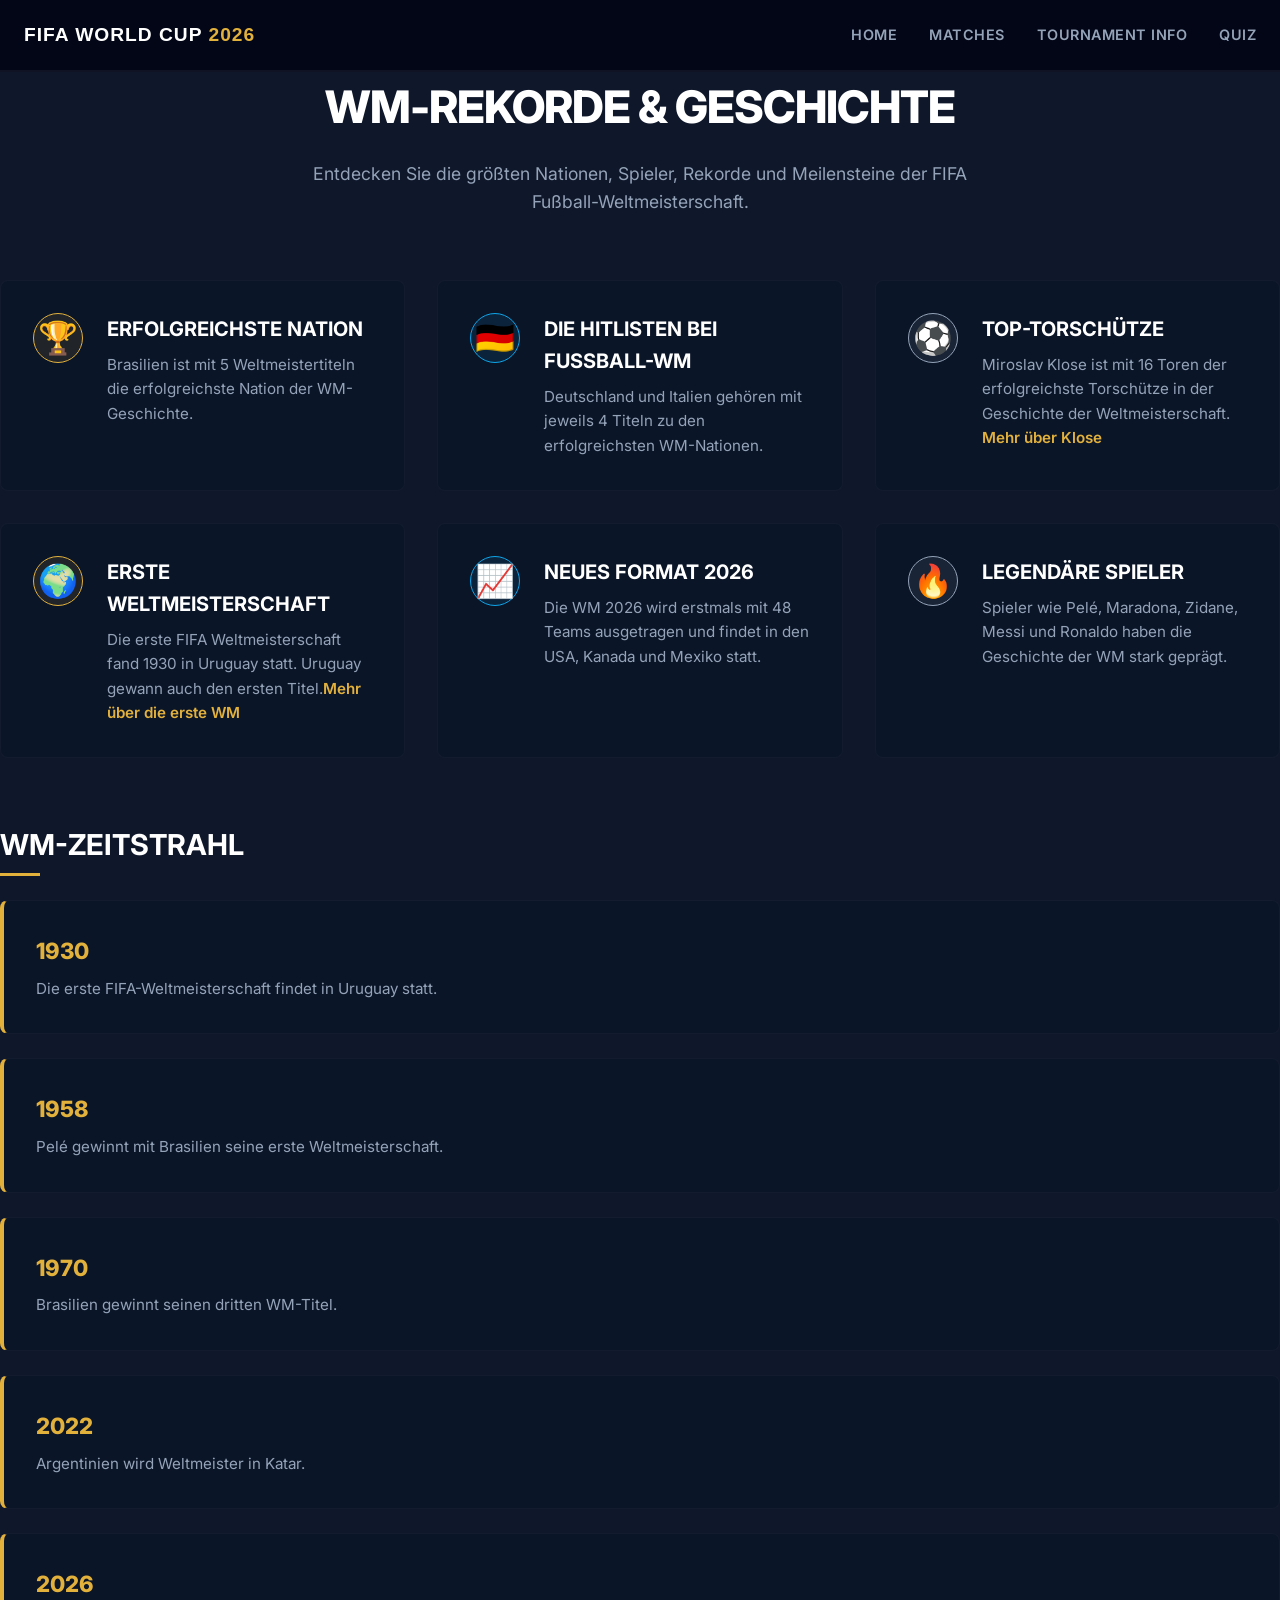
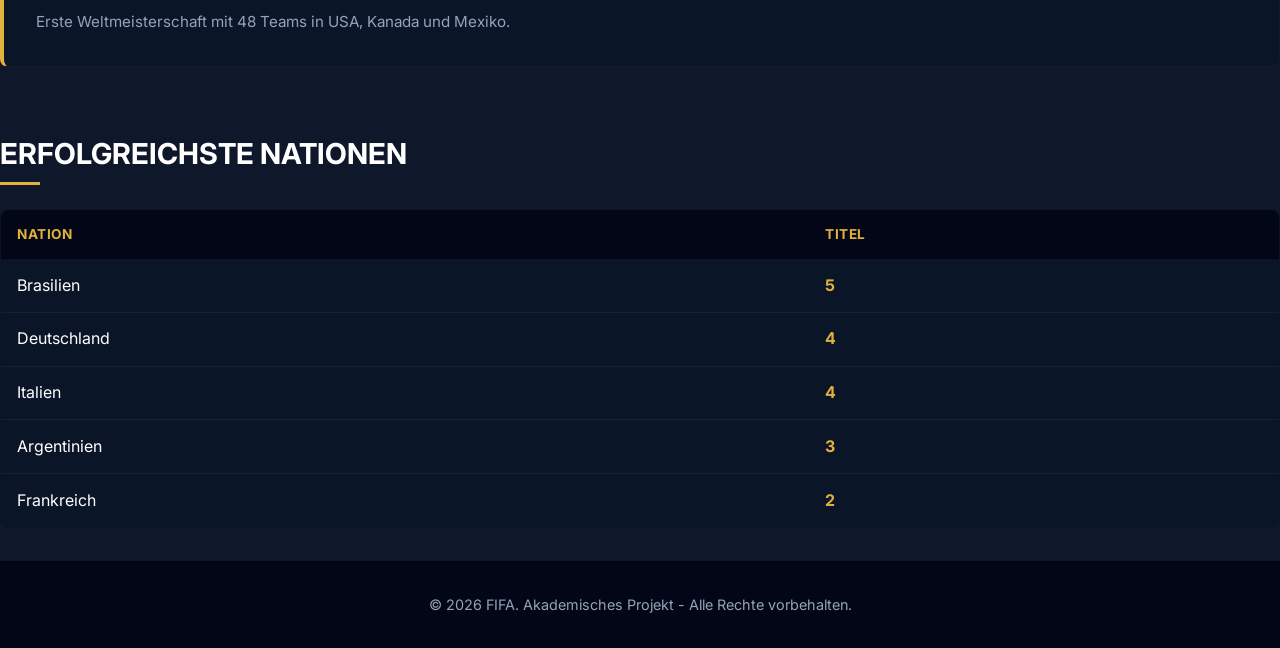
<file: info.html>
<!DOCTYPE html>
<html lang="de">
<head>
    <meta charset="UTF-8">
    <meta name="viewport" content="width=device-width, initial-scale=1.0">
    <title>WM 2026 - Rekorde & Geschichte</title>
    <meta name="description" content="Entdecken Sie wichtige Rekorde, historische Fakten und spannende Informationen zur FIFA Fußball-Weltmeisterschaft.">
    <meta name="keywords" content="WM 2026, Fußball Weltmeisterschaft, FIFA, Rekorde, Geschichte, Top Torschützen">
    <meta name="author" content="WM 2026 Projektteam">
    <link href="https://fonts.googleapis.com/css2?family=Inter:wght@400;600;700;800&display=swap" rel="stylesheet">
    <link rel="stylesheet" href="style.css">
     <link rel="icon" type="image/avif" href="./img/tironda.avif">
</head>
<body>
    <div class="grid-container">
        <header class="site-header">
            <nav class="nav-container" aria-label="Hauptnavigation">
                  <div class="logo">
                <a href="index.html"> FIFA WORLD CUP <span class="year">2026</span></a>
            </div>

                <button id="menu-toggle" class="nav-button" aria-expanded="false" aria-controls="menu">
                    <span class="icon">☰</span>
                    <span class="sr-only">Navigationsmenü öffnen</span>
                </button>

                <ul id="menu" class="nav-menu" hidden>
                    <li><a href="index.html">HOME</a></li>
                   <li><a href="Spielplan.html">MATCHES</a></li>
                    <li><a href="finalphase.html">TOURNAMENT INFO</a></li>
                    <li><a href="games.html">QUIZ</a></li>
                </ul>
            </nav>
        </header>

        <main class="main-content">
            <section class="page-header" aria-label="WM-Rekorde und Geschichte">
                <h1>WM-Rekorde & Geschichte</h1>
                <p>Entdecken Sie die größten Nationen, Spieler, Rekorde und Meilensteine der FIFA Fußball-Weltmeisterschaft.</p>
            </section>

            <section class="info-grid" aria-label="WM Rekorde">
                <article class="info-card" data-popup-title="Erfolgreichste Nation">
                    <div class="card-icon icon-neon-bg">🏆</div>
                    <div class="card-text">
                        <h2>Erfolgreichste Nation</h2>
                        <p>Brasilien ist mit 5 Weltmeistertiteln die erfolgreichste Nation der WM-Geschichte.</p>
                    </div>
                    <div class="popup-text" hidden>
                        <p>Brasilien hat die WM in 1958, 1962, 1970, 1994 und 2002 gewonnen – plus que n'importe quelle autre sélection.</p>
                    </div>
                </article>

                <article class="info-card" data-popup-title="Deutschland & Italien">
                    <div class="card-icon icon-blue">🇩🇪</div>
                    <div class="card-text">
                        <h2>Die Hitlisten bei Fußball-WM</h2>
                        <p>Deutschland und Italien gehören mit jeweils 4 Titeln zu den erfolgreichsten WM-Nationen.</p>
                    </div>
                    <div class="popup-text" hidden>
                        <p>Seit 1930 hat die Weltmeisterschaft acht Nationen gekrönt. Brasilien dominiert mit fünf Titeln, gefolgt von Deutschland und Italien. Argentinien, 
                            Frankreich und Spanien vervollständigen diese historische und prestigeträchtige Liste.
                            Hinter Brasilien teilen sich Deutschland und Italien den zweiten Platz mit jeweils vier Titeln.

Deutschland wurde 1954, 1974, 1990 (als BRD) und 2014 unter dem Banner des wiedervereinigten Deutschlands gekrönt. Sie hält außerdem den Rekord für die meisten gespielten Finals (insgesamt 8), was ihre Konstanz auf höchstem Niveau unterstreicht.
Italien hingegen gewann den Pokal 1934, 1938, 1982 und 2006. Bekannt für ihre solide Verteidigung und Pragmatik, war die Squadra Azzurra schon immer ein gefürchteter Gegner. Diese beiden Fußballgiganten haben nicht nur zahlreiche Titel gewonnen, sondern auch unvergessliche Momente und Legenden hervorgebracht, die die Geschichte der WM maßgeblich geprägt haben.<br>
     Das Land von Diego Maradona und Lionel Messi, Argentinien, ist mit drei Weltmeistertiteln zu einem der größten Länder aufgestiegen: 1978 zu Hause, 1986 in Mexiko dank des großen Maradona und 2022 in Katar nach einem Anthologie-Finale gegen Frankreich.

Dieser jüngste Sieg machte Lionel Messi, oft mit Pelé und Maradona verglichen, zu einem der größten Spieler aller Zeiten. Frankreich, das 1998 zu Hause und 2018 in Russland gewann, hat sich ebenfalls als eine der großen Fußballnationen etabliert. Spanien, das 2010 in Südafrika seinen einzigen Titel errang, war bekannt für seinen dominanten Ballbesitzstil, der die Fußballwelt revolutionierte. Diese sechs Nationen haben die WM-Geschichte geprägt und sind die einzigen, die den begehrten Pokal in den Händen halten durften.                  
</p>
                    </div>
                </article>

                <article class="info-card" data-popup-title="Top-Torschütze">
                    <div class="card-icon icon-gray">⚽</div>
                    <div class="card-text">
                        <h2>Top-Torschütze</h2>
                        <p>Miroslav Klose ist mit 16 Toren der erfolgreichste Torschütze in der Geschichte der Weltmeisterschaft.
                            <a href="https://de.wikipedia.org/wiki/Miroslav_Klose" target="_blank" rel="noopener">Mehr über Klose</a>
                        </p>
                    </div>
                    <div class="popup-text" hidden>
                        <p>Miroslav Josef Klose (geboren am 9. Juni 1978 in Opole, Polen) war ein polnisch-deutscher Fußballspieler.Er ist der Torschützenkönig der Weltmeisterschaft in der Geschichte der Weltmeisterschaft, 
                            mit insgesamt sechzehn Toren in vier Ausgaben (von 2002 bis 2014).    
                        Als Stürmer spielte er zehn Jahre lang in der deutschen Liga, bei FC Kaiserslautern,
                         Werder Bremen und Bayern München. Mit letzterem Verein gewann er zweimal die deutsche Meisterschaft (2010) und den DFB-Pokal (2010 und 2008).
                          Klose wechselte 2011 zu Lazio Rome, wo er 2013 den italienischen Pokal gewann. Er beendete seine Karriere 2016 nach einer 16-jährigen Karriere.
                        Seine Karriere ist vor allem von seinen Leistungen und seiner Schlüsselrolle in der Nationalmannschaft geprägt. Dieser produktive und 
                        spektakuläre Torschütze war von 2002 bis 2014 einer der Spitzenreiter der Nationalmannschaft und ist mit 71 Toren der beste Torschütze aller 
                        Zeiten.
                        
                        </p>
                    </div>
                </article>

                <article class="info-card" data-popup-title="Erste Weltmeisterschaft">
                    <div class="card-icon icon-neon-bg">🌍</div>
                    <div class="card-text">
                        <h2>Erste Weltmeisterschaft</h2>
                        <p>Die erste FIFA Weltmeisterschaft fand 1930 in Uruguay statt. Uruguay gewann auch den ersten Titel.<a href="https://de.wikipedia.org/wiki/Erste_FIFA-Weltmeisterschaft" target="_blank" rel="noopener">Mehr über die erste WM</a></p>
                    </div>
                    <div class="popup-text" hidden>
                        <p>Die erste FIFA-Fußball-Weltmeisterschaft wurde vom 13. bis 30. Juli 1930 in Uruguay ausgetragen, um die hundertjährige Unabhängigkeit des Landes zu feiern und die Erfolge der uruguayischen Fußballnationalmannschaft 
                            bei den Olympischen Spielen 1924 und 1928 zu würdigen.Insgesamt nahmen 13 Mannschaften teil: sieben aus Südamerika (Argentinien, Brasilien, Uruguay, Bolivien, Chile, Paraguay, Peru), vier aus Europa (Belgien, Frankreich, Rumänien, Jugoslawien) und zwei aus Nord- und Mittelamerika (USA, Mexiko)
                        
                        
                        </p>
                    </div>
                </article>

                <article class="info-card" data-popup-title="Neues Format 2026">
                    <div class="card-icon icon-blue">📈</div>
                    <div class="card-text">
                        <h2>Neues Format 2026</h2>
                        <p>Die WM 2026 wird erstmals mit 48 Teams ausgetragen und findet in den USA, Kanada und Mexiko statt.</p>
                    </div>
                    <div class="popup-text" hidden>
                        <p>Die FIFA hat entschieden, dass am Turnier eine Rekordzahl von 48 Mannschaften teilnehmen wird. 
                            Dies ist ein deutlicher Anstieg im Vergleich zur vorherigen Weltmeisterschaft in Katar, 
                            an der 32 Nationalmannschaften teilnahmen. Die größten Profiteure der Erweiterung des Teilnehmerfeldes 
                            sind Afrika und Asien. Afrika wird neun Nationalteams zur WM in Nordamerika schicken, während Asien mit acht 
                            Mannschaften vertreten sein wird. Beim vorherigen Turnier standen Afrika und Asien jeweils fünf und vier Startplätze zu.
                                 Die Erhöhung der Teilnehmerzahl bringt auch weitere wichtige Änderungen im Turnierformat mit sich.</p>
                    </div>
                </article>

                <article class="info-card" data-popup-title="Legendäre Spieler">
                    <div class="card-icon icon-gray">🔥</div>
                    <div class="card-text">
                        <h2>Legendäre Spieler</h2>
                        <p>Spieler wie Pelé, Maradona, Zidane, Messi und Ronaldo haben die Geschichte der WM stark geprägt.</p>
                    </div>
                    <div class="popup-text" hidden>
                        <p>Pelé, Diego Maradona, Lionel Messi, Cristiano Ronaldo und andere Legenden haben den Fußball über Jahrzehnte geprägt. Dieses aktualisierte All-Time-Ranking ordnet die besten Fußballer aller Zeiten nach Titeln, Peak-Dominanz, Langlebigkeit, Spielstil, historischer Bedeutung und Ära-Kontext ein. Der Beitrag liefert eine klare Kurzantwort, eine kompakte Ranking-Tabelle, detaillierte Spielerprofile, einen GOAT-Vergleich, Next-Gen-Einordnung und FAQ für die wichtigsten Fragen zur Debatte..</p>
                    </div>
                </article>
            </section>
            <section class="history-timeline">
    <h2>WM-Zeitstrahl</h2>

    <article class="info-card">
        <div class="card-text">
            <h2>1930</h2>
            <p>Die erste FIFA-Weltmeisterschaft findet in Uruguay statt.</p>
        </div>
    </article>

    <article class="info-card">
        <div class="card-text">
            <h2>1958</h2>
            <p>Pelé gewinnt mit Brasilien seine erste Weltmeisterschaft.</p>
        </div>
    </article>

    <article class="info-card">
        <div class="card-text">
            <h2>1970</h2>
            <p>Brasilien gewinnt seinen dritten WM-Titel.</p>
        </div>
    </article>

    <article class="info-card">
        <div class="card-text">
            <h2>2022</h2>
            <p>Argentinien wird Weltmeister in Katar.</p>
        </div>
    </article>

    <article class="info-card">
        <div class="card-text">
            <h2>2026</h2>
            <p>Erste Weltmeisterschaft mit 48 Teams in USA, Kanada und Mexiko.</p>
        </div>
    </article>
</section>
<section class="top-nations">
    <h2>Erfolgreichste Nationen</h2>

    <table>
        <thead>
            <tr>
                <th>Nation</th>
                <th>Titel</th>
            </tr>
        </thead>

        <tbody>
            <tr>
                <td>Brasilien</td>
                <td>5</td>
            </tr>

            <tr>
                <td>Deutschland</td>
                <td>4</td>
            </tr>

            <tr>
                <td>Italien</td>
                <td>4</td>
            </tr>

            <tr>
                <td>Argentinien</td>
                <td>3</td>
            </tr>

            <tr>
                <td>Frankreich</td>
                <td>2</td>
            </tr>
        </tbody>
    </table>
</section>
        </main>

        <footer class="site-footer">
            <p>&copy; 2026 FIFA. Akademisches Projekt - Alle Rechte vorbehalten.</p>
        </footer>
    </div>

    <script src="script.js"></script>
</body>
</html>
</file>
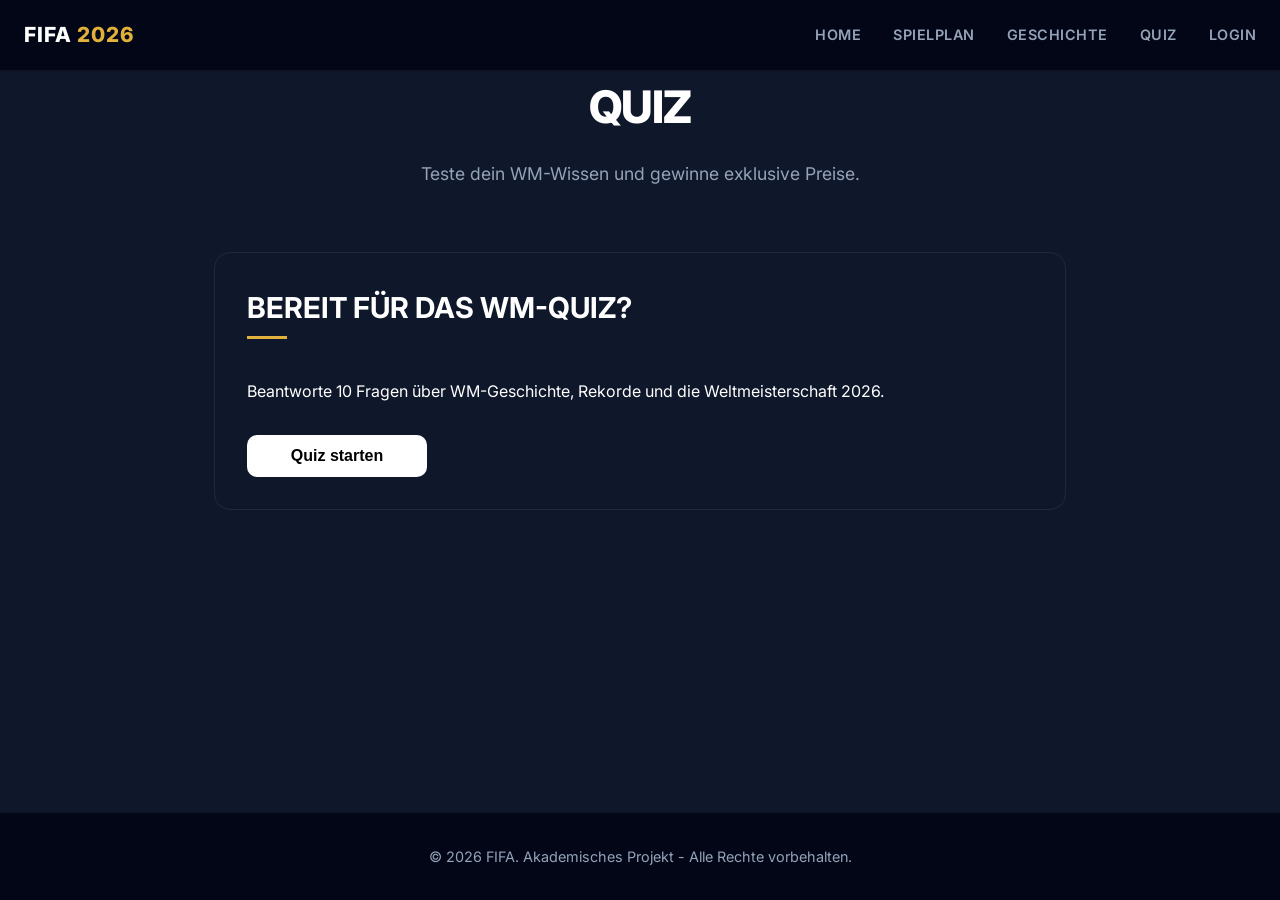
<file: Quiz.html>
<!DOCTYPE html>
<html lang="de">
<head>
    <meta charset="UTF-8">
    <meta name="viewport" content="width=device-width, initial-scale=1.0">
    <title>FIFA 2026 - Quiz</title>
    <link href="https://fonts.googleapis.com/css2?family=Inter:wght@400;600;700;800&display=swap" rel="stylesheet">
    <link rel="stylesheet" href="">
    <link rel="stylesheet" href="style.css">
     <link rel="icon" type="image/avif" href="./img/tironda.avif">
</head>
<body>
    <div class="grid-container">
        <header class="site-header">
            <nav class="nav-container" aria-label="Hauptnavigation">
                <div class="site-logo">
                    FIFA <span class="logo-highlight">2026</span>
                </div>

                <button id="menu-toggle" class="nav-button" aria-expanded="false" aria-controls="menu">
                    <span class="icon">☰</span>
                    <span class="sr-only">Navigationsmenü öffnen</span>
                </button>

                <ul id="menu" class="nav-menu" hidden>
                    <li><a href="index.html">Home</a></li>
                    <li><a href="Spielplan.html">Spielplan</a></li>                    
                    <li><a href="info.html">Geschichte</a></li> 
                    <li><a href="Quiz.html">Quiz</a></li>      
                    

                    <li><a href="login.html">Login</a></li>

                    


                </ul>
            </nav>
        </header>

        <main class="main-content">
            <section class="page-header" aria-label="Quiz">
                <h1>QUIZ</h1>
                <p>Teste dein WM-Wissen und gewinne exklusive Preise.</p>
            </section>

           <section class="quiz-section" aria-label="WM Quiz">
    <article class="quiz-card">
        <div id="quiz-start" class="quiz-screen">
            <h2>Bereit für das WM-Quiz?</h2>
            <p>Beantworte 10 Fragen über WM-Geschichte, Rekorde und die Weltmeisterschaft 2026.</p>
            <button id="start-quiz" class="quiz-action-btn" type="button">Quiz starten</button>
        </div>

        <div id="quiz-game" class="quiz-screen" hidden>
            <div class="quiz-status">
                <p id="question-counter">Frage 1 von 10</p>
                <p id="score-counter">Punkte: 0</p>
            </div>

            <div class="progress-bar" aria-label="Quiz Fortschritt">
                <div id="progress-fill" class="progress-fill"></div>
            </div>



            <h2 id="question-text">Frage erscheint hier</h2>

            <div id="answer-buttons" class="answer-grid"></div>

            <button id="next-question" class="quiz-action-btn" type="button" hidden>Weiter</button>
        </div>

        <div id="quiz-result" class="quiz-screen" hidden>
            <h2>Quiz beendet!</h2>
            <p id="result-text">Dein Ergebnis erscheint hier.</p>
            <button id="restart-quiz" class="quiz-action-btn" type="button">Nochmal spielen</button>
        </div>
    </article>
</section>
        </main>

        <footer class="site-footer">
            <p>&copy; 2026 FIFA. Akademisches Projekt - Alle Rechte vorbehalten.</p>
        </footer>
    </div>

    <script src="script.js"></script>
</body>
</html>
</file>
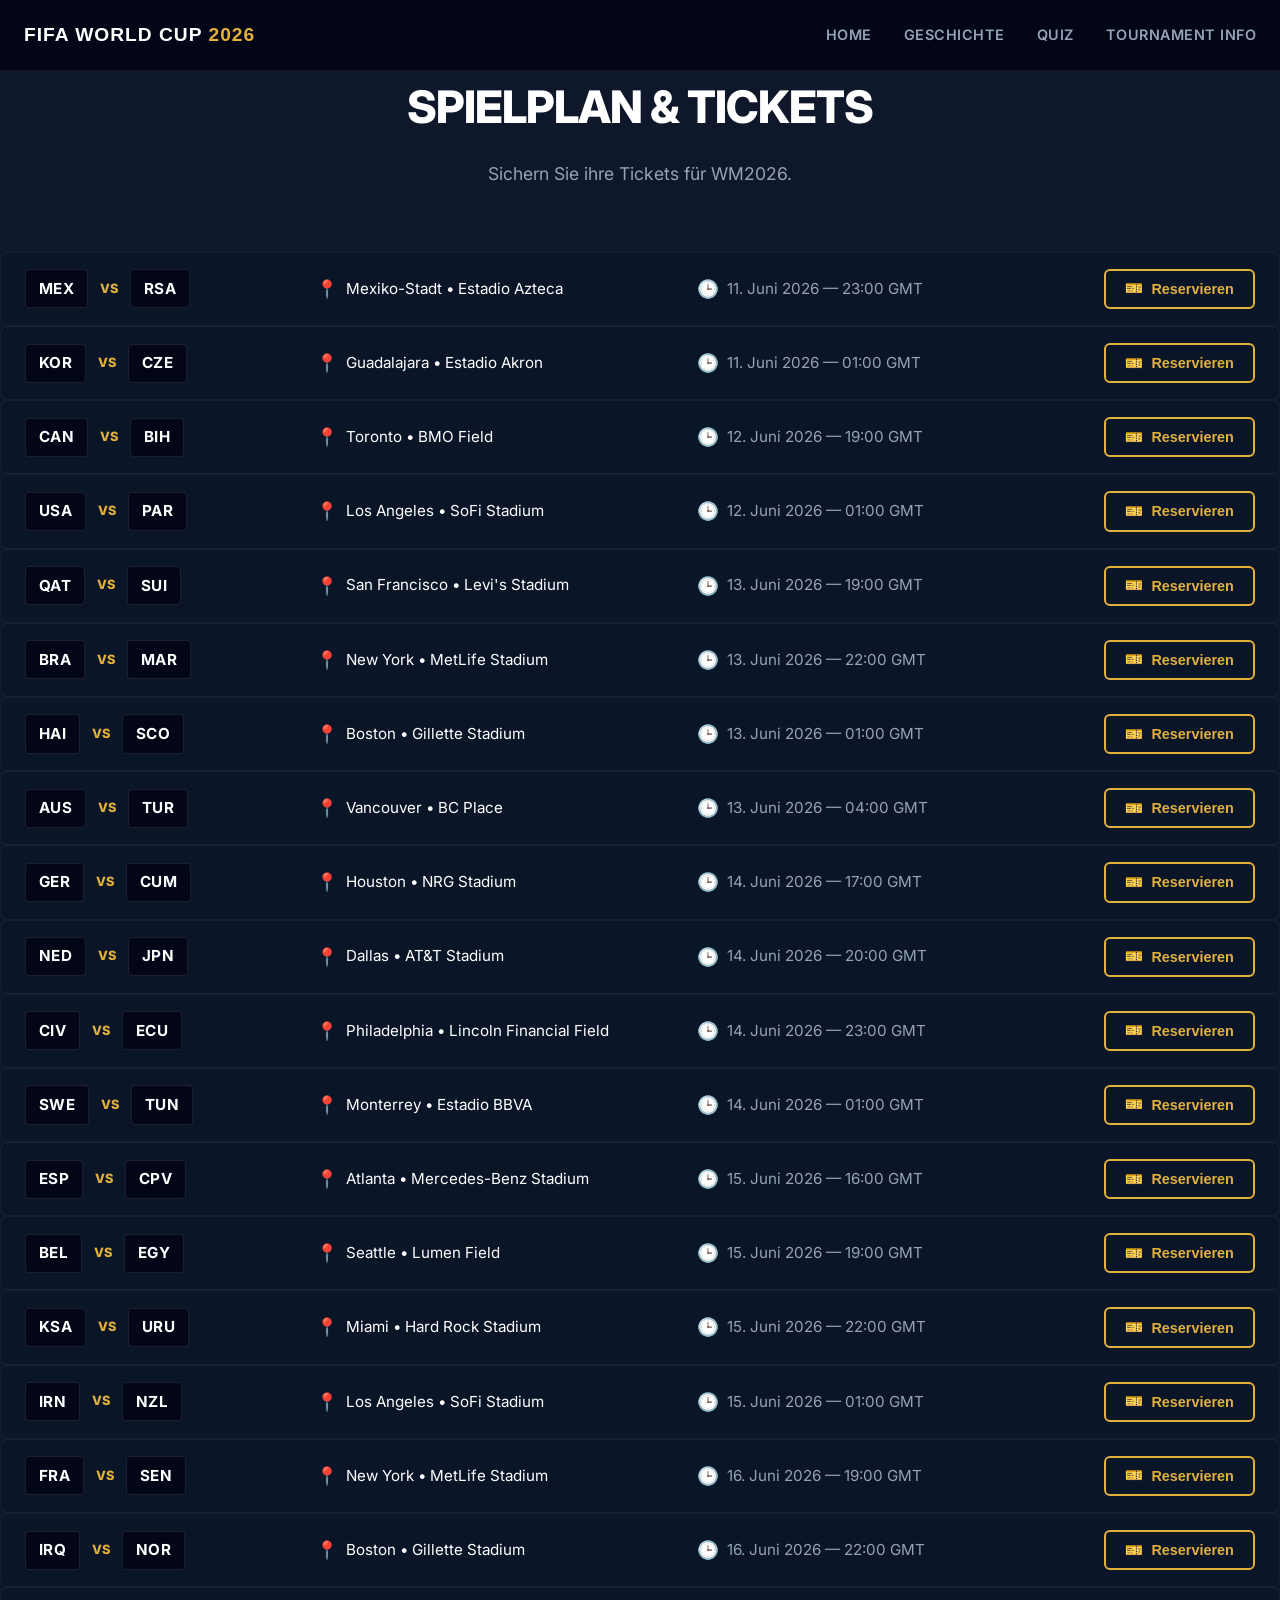
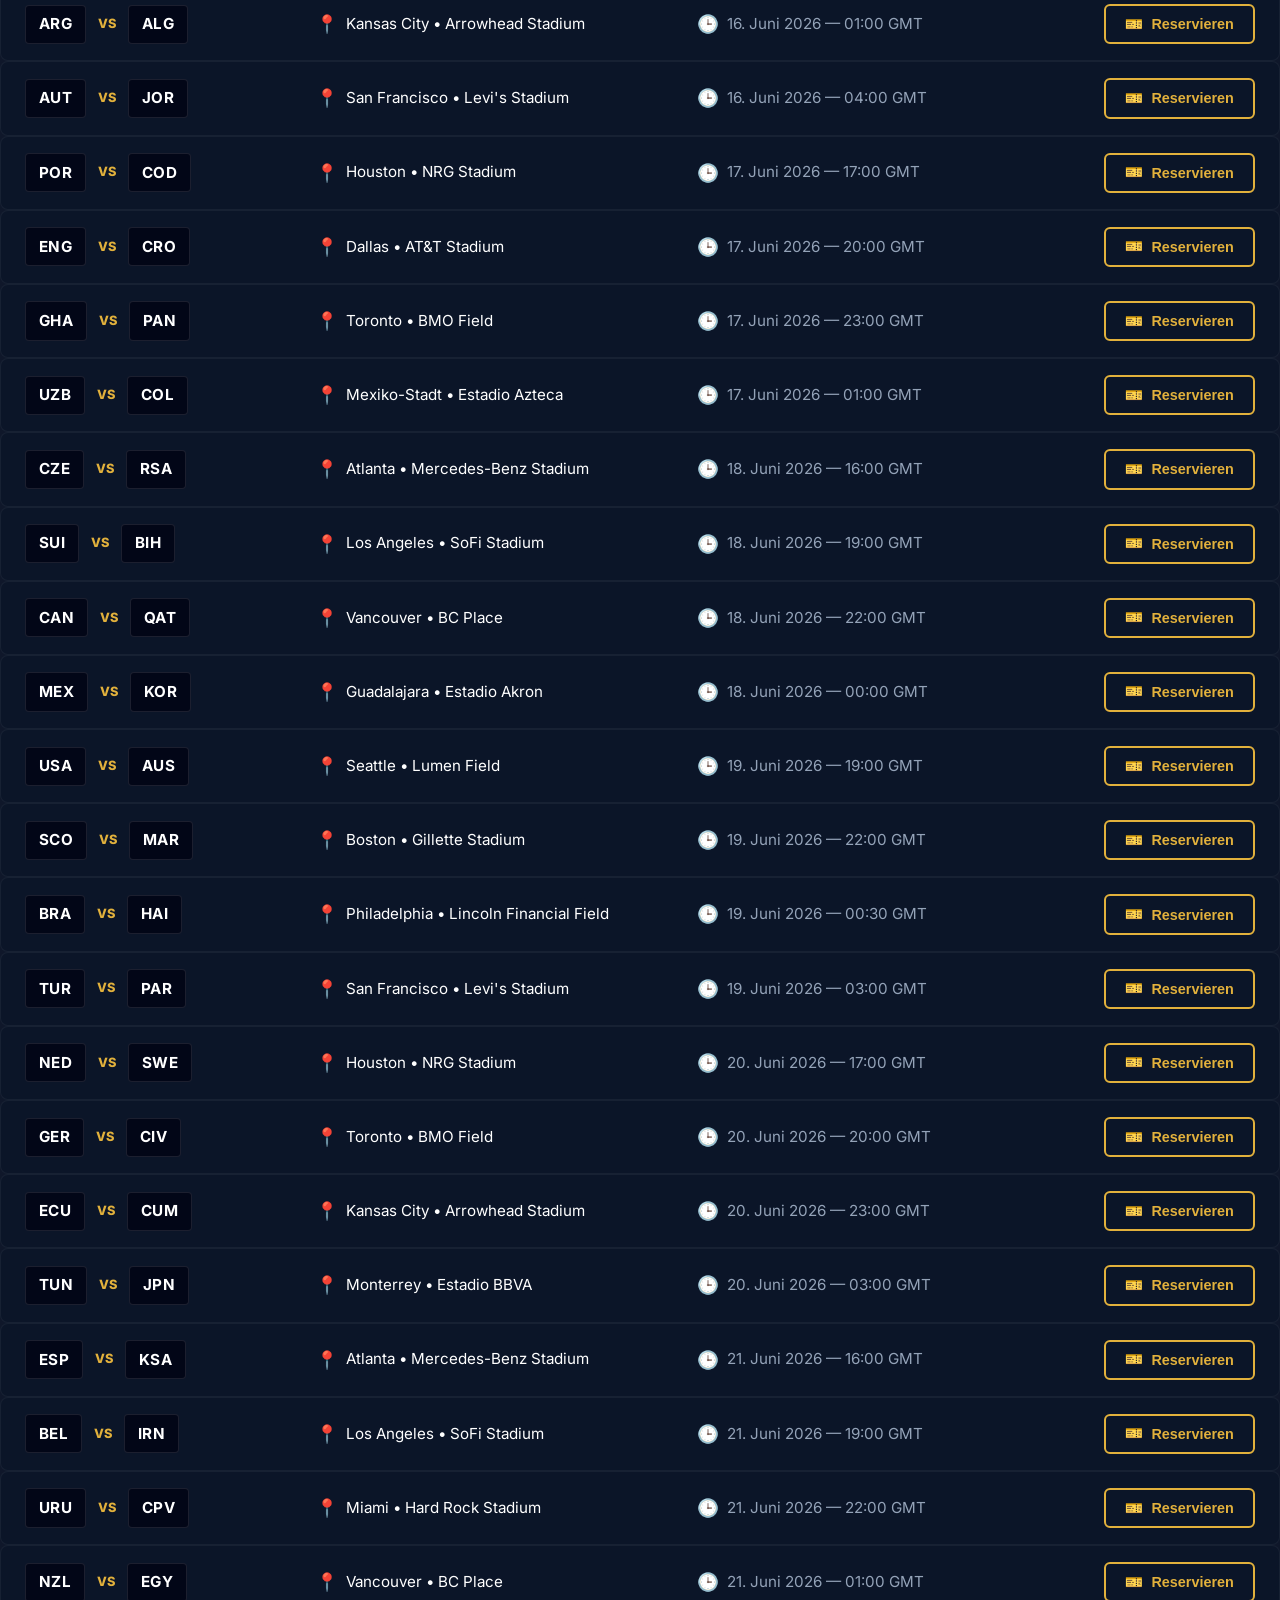
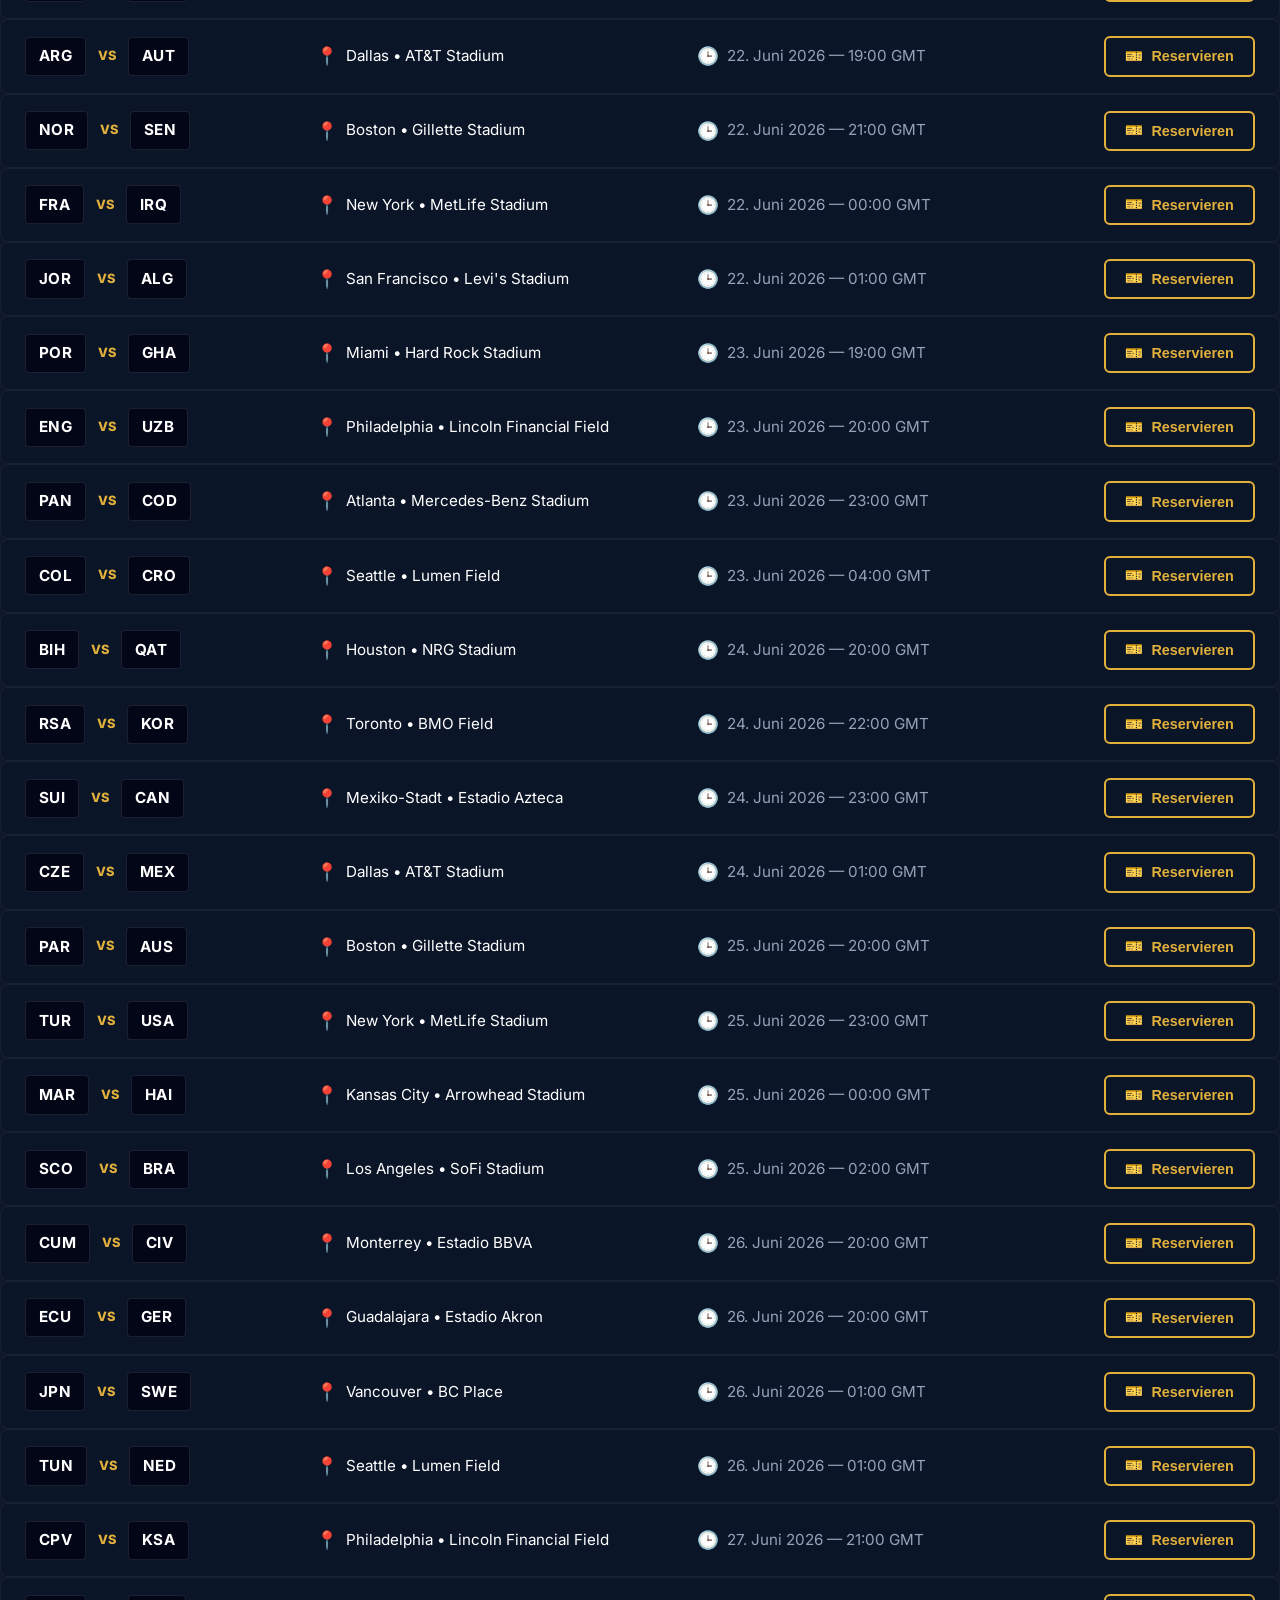
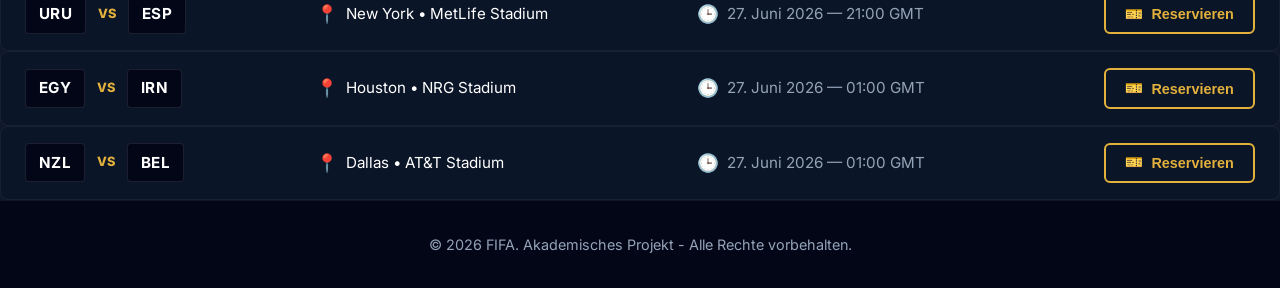
<file: Spielplan.html>
<!DOCTYPE html>
<html lang="de">
<head>
    <meta charset="UTF-8">
    <meta name="viewport" content="width=device-width, initial-scale=1.0">
    <title>FIFA 2026 - Spielplan & Tickets</title>
    
    <link href="https://fonts.googleapis.com/css2?family=Inter:wght@400;600;700;800&display=swap" rel="stylesheet">
    
    
    <link rel="stylesheet" href="style.css">
     <link rel="icon" type="image/avif" href="./img/tironda.avif">
   
</head>
<body class="spielplan-page">
     <div class="grid-container">
        <header class="site-header">

            <nav class="nav-container" aria-label="Hauptnavigation">
                 <div class="logo">
                <a href="index.html"> FIFA WORLD CUP <span class="year">2026</span></a>
            </div>

                <button id="menu-toggle" class="nav-button" aria-expanded="false" aria-controls="menu">
                    <span class="icon">☰</span>
                    <span class="sr-only">Navigationsmenü öffnen</span>
                </button>

                <ul id="menu" class="nav-menu" hidden>
                    <li><a href="index.html">HOME</a></li>                    
                    <li><a href="info.html">GESCHICHTE</a></li>
                    <li><a href="Quiz.html">QUIZ</a></li>
                       <li><a href="finalphase.html">TOURNAMENT INFO</a></li>
                </ul>
            </nav>
        </header>


  <!-- formular -->

                   <main class ="main-content">
                    <section class="page-header" aria-label="Überschrift">
                            <h1>SPIELPLAN & TICKETS</h1>
                            <p>Sichern Sie ihre Tickets für WM2026.</p>
                      </section>

                      <section class="matches-table" aria-label="WM 2026 Begegnungen">



                   

<!-- Colonne 2 : Lieu -->
                    

                    
                    
                    <!-- Colonne 4 : Action -->
                    

                <!-- LIGNE DE TABLEAU 2 -->

                

    <!-- Diese bloc code ist ein Template -->
               <article class="table-row">
    <div class="col-teams">
        <span class="team-badge">MEX</span>
        <span class="match-vs">VS</span>
        <span class="team-badge">RSA</span>
    </div>
    <div class="col-venue">
        <span class="icon">📍</span> 
        <span class="text-truncate">Mexiko-Stadt • Estadio Azteca</span>
    </div>
    <div class="col-time">
        <span class="icon">🕒</span> 
        <span>11. Juni 2026 — 23:00 GMT</span>
    </div>
    <div class="col-action">
        <button class="btn-select-match" data-match="Eröffnungsspiel - Mexiko-Stadt">
            <span class="icon">🎫</span> Reservieren
        </button>
    </div>
</article>
<!--ende der Vorlage -->

<article class="table-row">
    <div class="col-teams">
        <span class="team-badge">KOR</span>
        <span class="match-vs">VS</span>
        <span class="team-badge">CZE</span>
    </div>
    <div class="col-venue">
        <span class="icon">📍</span> 
        <span class="text-truncate">Guadalajara • Estadio Akron</span>
    </div>
    <div class="col-time">
        <span class="icon">🕒</span> 
        <span>11. Juni 2026 — 01:00 GMT</span>
    </div>
    <div class="col-action">
        <button class="btn-select-match" data-match="Gruppenspiel - Guadalajara">
            <span class="icon">🎫</span> Reservieren
        </button>
    </div>
</article>

<article class="table-row">
    <div class="col-teams">
        <span class="team-badge">CAN</span>
        <span class="match-vs">VS</span>
        <span class="team-badge">BIH</span>
    </div>
    <div class="col-venue">
        <span class="icon">📍</span> 
        <span class="text-truncate">Toronto • BMO Field</span>
    </div>
    <div class="col-time">
        <span class="icon">🕒</span> 
        <span>12. Juni 2026 — 19:00 GMT</span>
    </div>
    <div class="col-action">
        <button class="btn-select-match" data-match="Gruppenspiel - Toronto">
            <span class="icon">🎫</span> Reservieren
        </button>
    </div>
</article>

<article class="table-row">
    <div class="col-teams">
        <span class="team-badge">USA</span>
        <span class="match-vs">VS</span>
        <span class="team-badge">PAR</span>
    </div>
    <div class="col-venue">
        <span class="icon">📍</span> 
        <span class="text-truncate">Los Angeles • SoFi Stadium</span>
    </div>
    <div class="col-time">
        <span class="icon">🕒</span> 
        <span>12. Juni 2026 — 01:00 GMT</span>
    </div>
    <div class="col-action">
        <button class="btn-select-match" data-match="Gruppenspiel - Los Angeles">
            <span class="icon">🎫</span> Reservieren
        </button>
    </div>
</article>

<article class="table-row">
    <div class="col-teams">
        <span class="team-badge">QAT</span>
        <span class="match-vs">VS</span>
        <span class="team-badge">SUI</span>
    </div>
    <div class="col-venue">
        <span class="icon">📍</span> 
        <span class="text-truncate">San Francisco • Levi's Stadium</span>
    </div>
    <div class="col-time">
        <span class="icon">🕒</span> 
        <span>13. Juni 2026 — 19:00 GMT</span>
    </div>
    <div class="col-action">
        <button class="btn-select-match" data-match="Gruppenspiel - San Francisco">
            <span class="icon">🎫</span> Reservieren
        </button>
    </div>
</article>

<article class="table-row">
    <div class="col-teams">
        <span class="team-badge">BRA</span>
        <span class="match-vs">VS</span>
        <span class="team-badge">MAR</span>
    </div>
    <div class="col-venue">
        <span class="icon">📍</span> 
        <span class="text-truncate">New York • MetLife Stadium</span>
    </div>
    <div class="col-time">
        <span class="icon">🕒</span> 
        <span>13. Juni 2026 — 22:00 GMT</span>
    </div>
    <div class="col-action">
        <button class="btn-select-match" data-match="Gruppenspiel - New York">
            <span class="icon">🎫</span> Reservieren
        </button>
    </div>
</article>

<article class="table-row">
    <div class="col-teams">
        <span class="team-badge">HAI</span>
        <span class="match-vs">VS</span>
        <span class="team-badge">SCO</span>
    </div>
    <div class="col-venue">
        <span class="icon">📍</span> 
        <span class="text-truncate">Boston • Gillette Stadium</span>
    </div>
    <div class="col-time">
        <span class="icon">🕒</span> 
        <span>13. Juni 2026 — 01:00 GMT</span>
    </div>
    <div class="col-action">
        <button class="btn-select-match" data-match="Gruppenspiel - Boston">
            <span class="icon">🎫</span> Reservieren
        </button>
    </div>
</article>

<article class="table-row">
    <div class="col-teams">
        <span class="team-badge">AUS</span>
        <span class="match-vs">VS</span>
        <span class="team-badge">TUR</span>
    </div>
    <div class="col-venue">
        <span class="icon">📍</span> 
        <span class="text-truncate">Vancouver • BC Place</span>
    </div>
    <div class="col-time">
        <span class="icon">🕒</span> 
        <span>13. Juni 2026 — 04:00 GMT</span>
    </div>
    <div class="col-action">
        <button class="btn-select-match" data-match="Gruppenspiel - Vancouver">
            <span class="icon">🎫</span> Reservieren
        </button>
    </div>
</article>

<article class="table-row">
    <div class="col-teams">
        <span class="team-badge">GER</span>
        <span class="match-vs">VS</span>
        <span class="team-badge">CUM</span>
    </div>
    <div class="col-venue">
        <span class="icon">📍</span> 
        <span class="text-truncate">Houston • NRG Stadium</span>
    </div>
    <div class="col-time">
        <span class="icon">🕒</span> 
        <span>14. Juni 2026 — 17:00 GMT</span>
    </div>
    <div class="col-action">
        <button class="btn-select-match" data-match="Gruppenspiel - Houston">
            <span class="icon">🎫</span> Reservieren
        </button>
    </div>
</article>

<article class="table-row">
    <div class="col-teams">
        <span class="team-badge">NED</span>
        <span class="match-vs">VS</span>
        <span class="team-badge">JPN</span>
    </div>
    <div class="col-venue">
        <span class="icon">📍</span> 
        <span class="text-truncate">Dallas • AT&T Stadium</span>
    </div>
    <div class="col-time">
        <span class="icon">🕒</span> 
        <span>14. Juni 2026 — 20:00 GMT</span>
    </div>
    <div class="col-action">
        <button class="btn-select-match" data-match="Gruppenspiel - Dallas">
            <span class="icon">🎫</span> Reservieren
        </button>
    </div>
</article>

<article class="table-row">
    <div class="col-teams">
        <span class="team-badge">CIV</span>
        <span class="match-vs">VS</span>
        <span class="team-badge">ECU</span>
    </div>
    <div class="col-venue">
        <span class="icon">📍</span> 
        <span class="text-truncate">Philadelphia • Lincoln Financial Field</span>
    </div>
    <div class="col-time">
        <span class="icon">🕒</span> 
        <span>14. Juni 2026 — 23:00 GMT</span>
    </div>
    <div class="col-action">
        <button class="btn-select-match" data-match="Gruppenspiel - Philadelphia">
            <span class="icon">🎫</span> Reservieren
        </button>
    </div>
</article>

<article class="table-row">
    <div class="col-teams">
        <span class="team-badge">SWE</span>
        <span class="match-vs">VS</span>
        <span class="team-badge">TUN</span>
    </div>
    <div class="col-venue">
        <span class="icon">📍</span> 
        <span class="text-truncate">Monterrey • Estadio BBVA</span>
    </div>
    <div class="col-time">
        <span class="icon">🕒</span> 
        <span>14. Juni 2026 — 01:00 GMT</span>
    </div>
    <div class="col-action">
        <button class="btn-select-match" data-match="Gruppenspiel - Monterrey">
            <span class="icon">🎫</span> Reservieren
        </button>
    </div>
</article>

<article class="table-row">
    <div class="col-teams">
        <span class="team-badge">ESP</span>
        <span class="match-vs">VS</span>
        <span class="team-badge">CPV</span>
    </div>
    <div class="col-venue">
        <span class="icon">📍</span> 
        <span class="text-truncate">Atlanta • Mercedes-Benz Stadium</span>
    </div>
    <div class="col-time">
        <span class="icon">🕒</span> 
        <span>15. Juni 2026 — 16:00 GMT</span>
    </div>
    <div class="col-action">
        <button class="btn-select-match" data-match="Gruppenspiel - Atlanta">
            <span class="icon">🎫</span> Reservieren
        </button>
    </div>
</article>

<article class="table-row">
    <div class="col-teams">
        <span class="team-badge">BEL</span>
        <span class="match-vs">VS</span>
        <span class="team-badge">EGY</span>
    </div>
    <div class="col-venue">
        <span class="icon">📍</span> 
        <span class="text-truncate">Seattle • Lumen Field</span>
    </div>
    <div class="col-time">
        <span class="icon">🕒</span> 
        <span>15. Juni 2026 — 19:00 GMT</span>
    </div>
    <div class="col-action">
        <button class="btn-select-match" data-match="Gruppenspiel - Seattle">
            <span class="icon">🎫</span> Reservieren
        </button>
    </div>
</article>

<article class="table-row">
    <div class="col-teams">
        <span class="team-badge">KSA</span>
        <span class="match-vs">VS</span>
        <span class="team-badge">URU</span>
    </div>
    <div class="col-venue">
        <span class="icon">📍</span> 
        <span class="text-truncate">Miami • Hard Rock Stadium</span>
    </div>
    <div class="col-time">
        <span class="icon">🕒</span> 
        <span>15. Juni 2026 — 22:00 GMT</span>
    </div>
    <div class="col-action">
        <button class="btn-select-match" data-match="Gruppenspiel - Miami">
            <span class="icon">🎫</span> Reservieren
        </button>
    </div>
</article>

<article class="table-row">
    <div class="col-teams">
        <span class="team-badge">IRN</span>
        <span class="match-vs">VS</span>
        <span class="team-badge">NZL</span>
    </div>
    <div class="col-venue">
        <span class="icon">📍</span> 
        <span class="text-truncate">Los Angeles • SoFi Stadium</span>
    </div>
    <div class="col-time">
        <span class="icon">🕒</span> 
        <span>15. Juni 2026 — 01:00 GMT</span>
    </div>
    <div class="col-action">
        <button class="btn-select-match" data-match="Gruppenspiel - Los Angeles">
            <span class="icon">🎫</span> Reservieren
        </button>
    </div>
</article>

<article class="table-row">
    <div class="col-teams">
        <span class="team-badge">FRA</span>
        <span class="match-vs">VS</span>
        <span class="team-badge">SEN</span>
    </div>
    <div class="col-venue">
        <span class="icon">📍</span> 
        <span class="text-truncate">New York • MetLife Stadium</span>
    </div>
    <div class="col-time">
        <span class="icon">🕒</span> 
        <span>16. Juni 2026 — 19:00 GMT</span>
    </div>
    <div class="col-action">
        <button class="btn-select-match" data-match="Gruppenspiel - New York">
            <span class="icon">🎫</span> Reservieren
        </button>
    </div>
</article>

<article class="table-row">
    <div class="col-teams">
        <span class="team-badge">IRQ</span>
        <span class="match-vs">VS</span>
        <span class="team-badge">NOR</span>
    </div>
    <div class="col-venue">
        <span class="icon">📍</span> 
        <span class="text-truncate">Boston • Gillette Stadium</span>
    </div>
    <div class="col-time">
        <span class="icon">🕒</span> 
        <span>16. Juni 2026 — 22:00 GMT</span>
    </div>
    <div class="col-action">
        <button class="btn-select-match" data-match="Gruppenspiel - Boston">
            <span class="icon">🎫</span> Reservieren
        </button>
    </div>
</article>

<article class="table-row">
    <div class="col-teams">
        <span class="team-badge">ARG</span>
        <span class="match-vs">VS</span>
        <span class="team-badge">ALG</span>
    </div>
    <div class="col-venue">
        <span class="icon">📍</span> 
        <span class="text-truncate">Kansas City • Arrowhead Stadium</span>
    </div>
    <div class="col-time">
        <span class="icon">🕒</span> 
        <span>16. Juni 2026 — 01:00 GMT</span>
    </div>
    <div class="col-action">
        <button class="btn-select-match" data-match="Gruppenspiel - Kansas City">
            <span class="icon">🎫</span> Reservieren
        </button>
    </div>
</article>

<article class="table-row">
    <div class="col-teams">
        <span class="team-badge">AUT</span>
        <span class="match-vs">VS</span>
        <span class="team-badge">JOR</span>
    </div>
    <div class="col-venue">
        <span class="icon">📍</span> 
        <span class="text-truncate">San Francisco • Levi's Stadium</span>
    </div>
    <div class="col-time">
        <span class="icon">🕒</span> 
        <span>16. Juni 2026 — 04:00 GMT</span>
    </div>
    <div class="col-action">
        <button class="btn-select-match" data-match="Gruppenspiel - San Francisco">
            <span class="icon">🎫</span> Reservieren
        </button>
    </div>
</article>

<article class="table-row">
    <div class="col-teams">
        <span class="team-badge">POR</span>
        <span class="match-vs">VS</span>
        <span class="team-badge">COD</span>
    </div>
    <div class="col-venue">
        <span class="icon">📍</span> 
        <span class="text-truncate">Houston • NRG Stadium</span>
    </div>
    <div class="col-time">
        <span class="icon">🕒</span> 
        <span>17. Juni 2026 — 17:00 GMT</span>
    </div>
    <div class="col-action">
        <button class="btn-select-match" data-match="Gruppenspiel - Houston">
            <span class="icon">🎫</span> Reservieren
        </button>
    </div>
</article>

<article class="table-row">
    <div class="col-teams">
        <span class="team-badge">ENG</span>
        <span class="match-vs">VS</span>
        <span class="team-badge">CRO</span>
    </div>
    <div class="col-venue">
        <span class="icon">📍</span> 
        <span class="text-truncate">Dallas • AT&T Stadium</span>
    </div>
    <div class="col-time">
        <span class="icon">🕒</span> 
        <span>17. Juni 2026 — 20:00 GMT</span>
    </div>
    <div class="col-action">
        <button class="btn-select-match" data-match="Gruppenspiel - Dallas">
            <span class="icon">🎫</span> Reservieren
        </button>
    </div>
</article>

<article class="table-row">
    <div class="col-teams">
        <span class="team-badge">GHA</span>
        <span class="match-vs">VS</span>
        <span class="team-badge">PAN</span>
    </div>
    <div class="col-venue">
        <span class="icon">📍</span> 
        <span class="text-truncate">Toronto • BMO Field</span>
    </div>
    <div class="col-time">
        <span class="icon">🕒</span> 
        <span>17. Juni 2026 — 23:00 GMT</span>
    </div>
    <div class="col-action">
        <button class="btn-select-match" data-match="Gruppenspiel - Toronto">
            <span class="icon">🎫</span> Reservieren
        </button>
    </div>
</article>

<article class="table-row">
    <div class="col-teams">
        <span class="team-badge">UZB</span>
        <span class="match-vs">VS</span>
        <span class="team-badge">COL</span>
    </div>
    <div class="col-venue">
        <span class="icon">📍</span> 
        <span class="text-truncate">Mexiko-Stadt • Estadio Azteca</span>
    </div>
    <div class="col-time">
        <span class="icon">🕒</span> 
        <span>17. Juni 2026 — 01:00 GMT</span>
    </div>
    <div class="col-action">
        <button class="btn-select-match" data-match="Gruppenspiel - Mexiko-Stadt">
            <span class="icon">🎫</span> Reservieren
        </button>
    </div>
</article>

<article class="table-row">
    <div class="col-teams">
        <span class="team-badge">CZE</span>
        <span class="match-vs">VS</span>
        <span class="team-badge">RSA</span>
    </div>
    <div class="col-venue">
        <span class="icon">📍</span> 
        <span class="text-truncate">Atlanta • Mercedes-Benz Stadium</span>
    </div>
    <div class="col-time">
        <span class="icon">🕒</span> 
        <span>18. Juni 2026 — 16:00 GMT</span>
    </div>
    <div class="col-action">
        <button class="btn-select-match" data-match="Gruppenspiel - Atlanta">
            <span class="icon">🎫</span> Reservieren
        </button>
    </div>
</article>

<article class="table-row">
    <div class="col-teams">
        <span class="team-badge">SUI</span>
        <span class="match-vs">VS</span>
        <span class="team-badge">BIH</span>
    </div>
    <div class="col-venue">
        <span class="icon">📍</span> 
        <span class="text-truncate">Los Angeles • SoFi Stadium</span>
    </div>
    <div class="col-time">
        <span class="icon">🕒</span> 
        <span>18. Juni 2026 — 19:00 GMT</span>
    </div>
    <div class="col-action">
        <button class="btn-select-match" data-match="Gruppenspiel - Los Angeles">
            <span class="icon">🎫</span> Reservieren
        </button>
    </div>
</article>

<article class="table-row">
    <div class="col-teams">
        <span class="team-badge">CAN</span>
        <span class="match-vs">VS</span>
        <span class="team-badge">QAT</span>
    </div>
    <div class="col-venue">
        <span class="icon">📍</span> 
        <span class="text-truncate">Vancouver • BC Place</span>
    </div>
    <div class="col-time">
        <span class="icon">🕒</span> 
        <span>18. Juni 2026 — 22:00 GMT</span>
    </div>
    <div class="col-action">
        <button class="btn-select-match" data-match="Gruppenspiel - Vancouver">
            <span class="icon">🎫</span> Reservieren
        </button>
    </div>
</article>

<article class="table-row">
    <div class="col-teams">
        <span class="team-badge">MEX</span>
        <span class="match-vs">VS</span>
        <span class="team-badge">KOR</span>
    </div>
    <div class="col-venue">
        <span class="icon">📍</span> 
        <span class="text-truncate">Guadalajara • Estadio Akron</span>
    </div>
    <div class="col-time">
        <span class="icon">🕒</span> 
        <span>18. Juni 2026 — 00:00 GMT</span>
    </div>
    <div class="col-action">
        <button class="btn-select-match" data-match="Gruppenspiel - Guadalajara">
            <span class="icon">🎫</span> Reservieren
        </button>
    </div>
</article>

<article class="table-row">
    <div class="col-teams">
        <span class="team-badge">USA</span>
        <span class="match-vs">VS</span>
        <span class="team-badge">AUS</span>
    </div>
    <div class="col-venue">
        <span class="icon">📍</span> 
        <span class="text-truncate">Seattle • Lumen Field</span>
    </div>
    <div class="col-time">
        <span class="icon">🕒</span> 
        <span>19. Juni 2026 — 19:00 GMT</span>
    </div>
    <div class="col-action">
        <button class="btn-select-match" data-match="Gruppenspiel - Seattle">
            <span class="icon">🎫</span> Reservieren
        </button>
    </div>
</article>

<article class="table-row">
    <div class="col-teams">
        <span class="team-badge">SCO</span>
        <span class="match-vs">VS</span>
        <span class="team-badge">MAR</span>
    </div>
    <div class="col-venue">
        <span class="icon">📍</span> 
        <span class="text-truncate">Boston • Gillette Stadium</span>
    </div>
    <div class="col-time">
        <span class="icon">🕒</span> 
        <span>19. Juni 2026 — 22:00 GMT</span>
    </div>
    <div class="col-action">
        <button class="btn-select-match" data-match="Gruppenspiel - Boston">
            <span class="icon">🎫</span> Reservieren
        </button>
    </div>
</article>

<article class="table-row">
    <div class="col-teams">
        <span class="team-badge">BRA</span>
        <span class="match-vs">VS</span>
        <span class="team-badge">HAI</span>
    </div>
    <div class="col-venue">
        <span class="icon">📍</span> 
        <span class="text-truncate">Philadelphia • Lincoln Financial Field</span>
    </div>
    <div class="col-time">
        <span class="icon">🕒</span> 
        <span>19. Juni 2026 — 00:30 GMT</span>
    </div>
    <div class="col-action">
        <button class="btn-select-match" data-match="Gruppenspiel - Philadelphia">
            <span class="icon">🎫</span> Reservieren
        </button>
    </div>
</article>

<article class="table-row">
    <div class="col-teams">
        <span class="team-badge">TUR</span>
        <span class="match-vs">VS</span>
        <span class="team-badge">PAR</span>
    </div>
    <div class="col-venue">
        <span class="icon">📍</span> 
        <span class="text-truncate">San Francisco • Levi's Stadium</span>
    </div>
    <div class="col-time">
        <span class="icon">🕒</span> 
        <span>19. Juni 2026 — 03:00 GMT</span>
    </div>
    <div class="col-action">
        <button class="btn-select-match" data-match="Gruppenspiel - San Francisco">
            <span class="icon">🎫</span> Reservieren
        </button>
    </div>
</article>

<article class="table-row">
    <div class="col-teams">
        <span class="team-badge">NED</span>
        <span class="match-vs">VS</span>
        <span class="team-badge">SWE</span>
    </div>
    <div class="col-venue">
        <span class="icon">📍</span> 
        <span class="text-truncate">Houston • NRG Stadium</span>
    </div>
    <div class="col-time">
        <span class="icon">🕒</span> 
        <span>20. Juni 2026 — 17:00 GMT</span>
    </div>
    <div class="col-action">
        <button class="btn-select-match" data-match="Gruppenspiel - Houston">
            <span class="icon">🎫</span> Reservieren
        </button>
    </div>
</article>

<article class="table-row">
    <div class="col-teams">
        <span class="team-badge">GER</span>
        <span class="match-vs">VS</span>
        <span class="team-badge">CIV</span>
    </div>
    <div class="col-venue">
        <span class="icon">📍</span> 
        <span class="text-truncate">Toronto • BMO Field</span>
    </div>
    <div class="col-time">
        <span class="icon">🕒</span> 
        <span>20. Juni 2026 — 20:00 GMT</span>
    </div>
    <div class="col-action">
        <button class="btn-select-match" data-match="Gruppenspiel - Toronto">
            <span class="icon">🎫</span> Reservieren
        </button>
    </div>
</article>

<article class="table-row">
    <div class="col-teams">
        <span class="team-badge">ECU</span>
        <span class="match-vs">VS</span>
        <span class="team-badge">CUM</span>
    </div>
    <div class="col-venue">
        <span class="icon">📍</span> 
        <span class="text-truncate">Kansas City • Arrowhead Stadium</span>
    </div>
    <div class="col-time">
        <span class="icon">🕒</span> 
        <span>20. Juni 2026 — 23:00 GMT</span>
    </div>
    <div class="col-action">
        <button class="btn-select-match" data-match="Gruppenspiel - Kansas City">
            <span class="icon">🎫</span> Reservieren
        </button>
    </div>
</article>

<article class="table-row">
    <div class="col-teams">
        <span class="team-badge">TUN</span>
        <span class="match-vs">VS</span>
        <span class="team-badge">JPN</span>
    </div>
    <div class="col-venue">
        <span class="icon">📍</span> 
        <span class="text-truncate">Monterrey • Estadio BBVA</span>
    </div>
    <div class="col-time">
        <span class="icon">🕒</span> 
        <span>20. Juni 2026 — 03:00 GMT</span>
    </div>
    <div class="col-action">
        <button class="btn-select-match" data-match="Gruppenspiel - Monterrey">
            <span class="icon">🎫</span> Reservieren
        </button>
    </div>
</article>

<article class="table-row">
    <div class="col-teams">
        <span class="team-badge">ESP</span>
        <span class="match-vs">VS</span>
        <span class="team-badge">KSA</span>
    </div>
    <div class="col-venue">
        <span class="icon">📍</span> 
        <span class="text-truncate">Atlanta • Mercedes-Benz Stadium</span>
    </div>
    <div class="col-time">
        <span class="icon">🕒</span> 
        <span>21. Juni 2026 — 16:00 GMT</span>
    </div>
    <div class="col-action">
        <button class="btn-select-match" data-match="Gruppenspiel - Atlanta">
            <span class="icon">🎫</span> Reservieren
        </button>
    </div>
</article>

<article class="table-row">
    <div class="col-teams">
        <span class="team-badge">BEL</span>
        <span class="match-vs">VS</span>
        <span class="team-badge">IRN</span>
    </div>
    <div class="col-venue">
        <span class="icon">📍</span> 
        <span class="text-truncate">Los Angeles • SoFi Stadium</span>
    </div>
    <div class="col-time">
        <span class="icon">🕒</span> 
        <span>21. Juni 2026 — 19:00 GMT</span>
    </div>
    <div class="col-action">
        <button class="btn-select-match" data-match="Gruppenspiel - Los Angeles">
            <span class="icon">🎫</span> Reservieren
        </button>
    </div>
</article>

<article class="table-row">
    <div class="col-teams">
        <span class="team-badge">URU</span>
        <span class="match-vs">VS</span>
        <span class="team-badge">CPV</span>
    </div>
    <div class="col-venue">
        <span class="icon">📍</span> 
        <span class="text-truncate">Miami • Hard Rock Stadium</span>
    </div>
    <div class="col-time">
        <span class="icon">🕒</span> 
        <span>21. Juni 2026 — 22:00 GMT</span>
    </div>
    <div class="col-action">
        <button class="btn-select-match" data-match="Gruppenspiel - Miami">
            <span class="icon">🎫</span> Reservieren
        </button>
    </div>
</article>

<article class="table-row">
    <div class="col-teams">
        <span class="team-badge">NZL</span>
        <span class="match-vs">VS</span>
        <span class="team-badge">EGY</span>
    </div>
    <div class="col-venue">
        <span class="icon">📍</span> 
        <span class="text-truncate">Vancouver • BC Place</span>
    </div>
    <div class="col-time">
        <span class="icon">🕒</span> 
        <span>21. Juni 2026 — 01:00 GMT</span>
    </div>
    <div class="col-action">
        <button class="btn-select-match" data-match="Gruppenspiel - Vancouver">
            <span class="icon">🎫</span> Reservieren
        </button>
    </div>
</article>

<article class="table-row">
    <div class="col-teams">
        <span class="team-badge">ARG</span>
        <span class="match-vs">VS</span>
        <span class="team-badge">AUT</span>
    </div>
    <div class="col-venue">
        <span class="icon">📍</span> 
        <span class="text-truncate">Dallas • AT&T Stadium</span>
    </div>
    <div class="col-time">
        <span class="icon">🕒</span> 
        <span>22. Juni 2026 — 19:00 GMT</span>
    </div>
    <div class="col-action">
        <button class="btn-select-match" data-match="Gruppenspiel - Dallas">
            <span class="icon">🎫</span> Reservieren
        </button>
    </div>
</article>

<article class="table-row">
    <div class="col-teams">
        <span class="team-badge">NOR</span>
        <span class="match-vs">VS</span>
        <span class="team-badge">SEN</span>
    </div>
    <div class="col-venue">
        <span class="icon">📍</span> 
        <span class="text-truncate">Boston • Gillette Stadium</span>
    </div>
    <div class="col-time">
        <span class="icon">🕒</span> 
        <span>22. Juni 2026 — 21:00 GMT</span>
    </div>
    <div class="col-action">
        <button class="btn-select-match" data-match="Gruppenspiel - Boston">
            <span class="icon">🎫</span> Reservieren
        </button>
    </div>
</article>

<article class="table-row">
    <div class="col-teams">
        <span class="team-badge">FRA</span>
        <span class="match-vs">VS</span>
        <span class="team-badge">IRQ</span>
    </div>
    <div class="col-venue">
        <span class="icon">📍</span> 
        <span class="text-truncate">New York • MetLife Stadium</span>
    </div>
    <div class="col-time">
        <span class="icon">🕒</span> 
        <span>22. Juni 2026 — 00:00 GMT</span>
    </div>
    <div class="col-action">
        <button class="btn-select-match" data-match="Gruppenspiel - New York">
            <span class="icon">🎫</span> Reservieren
        </button>
    </div>
</article>

<article class="table-row">
    <div class="col-teams">
        <span class="team-badge">JOR</span>
        <span class="match-vs">VS</span>
        <span class="team-badge">ALG</span>
    </div>
    <div class="col-venue">
        <span class="icon">📍</span> 
        <span class="text-truncate">San Francisco • Levi's Stadium</span>
    </div>
    <div class="col-time">
        <span class="icon">🕒</span> 
        <span>22. Juni 2026 — 01:00 GMT</span>
    </div>
    <div class="col-action">
        <button class="btn-select-match" data-match="Gruppenspiel - San Francisco">
            <span class="icon">🎫</span> Reservieren
        </button>
    </div>
</article>

<article class="table-row">
    <div class="col-teams">
        <span class="team-badge">POR</span>
        <span class="match-vs">VS</span>
        <span class="team-badge">GHA</span>
    </div>
    <div class="col-venue">
        <span class="icon">📍</span> 
        <span class="text-truncate">Miami • Hard Rock Stadium</span>
    </div>
    <div class="col-time">
        <span class="icon">🕒</span> 
        <span>23. Juni 2026 — 19:00 GMT</span>
    </div>
    <div class="col-action">
        <button class="btn-select-match" data-match="Gruppenspiel - Miami">
            <span class="icon">🎫</span> Reservieren
        </button>
    </div>
</article>

<article class="table-row">
    <div class="col-teams">
        <span class="team-badge">ENG</span>
        <span class="match-vs">VS</span>
        <span class="team-badge">UZB</span>
    </div>
    <div class="col-venue">
        <span class="icon">📍</span> 
        <span class="text-truncate">Philadelphia • Lincoln Financial Field</span>
    </div>
    <div class="col-time">
        <span class="icon">🕒</span> 
        <span>23. Juni 2026 — 20:00 GMT</span>
    </div>
    <div class="col-action">
        <button class="btn-select-match" data-match="Gruppenspiel - Philadelphia">
            <span class="icon">🎫</span> Reservieren
        </button>
    </div>
</article>

<article class="table-row">
    <div class="col-teams">
        <span class="team-badge">PAN</span>
        <span class="match-vs">VS</span>
        <span class="team-badge">COD</span>
    </div>
    <div class="col-venue">
        <span class="icon">📍</span> 
        <span class="text-truncate">Atlanta • Mercedes-Benz Stadium</span>
    </div>
    <div class="col-time">
        <span class="icon">🕒</span> 
        <span>23. Juni 2026 — 23:00 GMT</span>
    </div>
    <div class="col-action">
        <button class="btn-select-match" data-match="Gruppenspiel - Atlanta">
            <span class="icon">🎫</span> Reservieren
        </button>
    </div>
</article>

<article class="table-row">
    <div class="col-teams">
        <span class="team-badge">COL</span>
        <span class="match-vs">VS</span>
        <span class="team-badge">CRO</span>
    </div>
    <div class="col-venue">
        <span class="icon">📍</span> 
        <span class="text-truncate">Seattle • Lumen Field</span>
    </div>
    <div class="col-time">
        <span class="icon">🕒</span> 
        <span>23. Juni 2026 — 04:00 GMT</span>
    </div>
    <div class="col-action">
        <button class="btn-select-match" data-match="Gruppenspiel - Seattle">
            <span class="icon">🎫</span> Reservieren
        </button>
    </div>
</article>

<article class="table-row">
    <div class="col-teams">
        <span class="team-badge">BIH</span>
        <span class="match-vs">VS</span>
        <span class="team-badge">QAT</span>
    </div>
    <div class="col-venue">
        <span class="icon">📍</span> 
        <span class="text-truncate">Houston • NRG Stadium</span>
    </div>
    <div class="col-time">
        <span class="icon">🕒</span> 
        <span>24. Juni 2026 — 20:00 GMT</span>
    </div>
    <div class="col-action">
        <button class="btn-select-match" data-match="Gruppenspiel - Houston">
            <span class="icon">🎫</span> Reservieren
        </button>
    </div>
</article>

<article class="table-row">
    <div class="col-teams">
        <span class="team-badge">RSA</span>
        <span class="match-vs">VS</span>
        <span class="team-badge">KOR</span>
    </div>
    <div class="col-venue">
        <span class="icon">📍</span> 
        <span class="text-truncate">Toronto • BMO Field</span>
    </div>
    <div class="col-time">
        <span class="icon">🕒</span> 
        <span>24. Juni 2026 — 22:00 GMT</span>
    </div>
    <div class="col-action">
        <button class="btn-select-match" data-match="Gruppenspiel - Toronto">
            <span class="icon">🎫</span> Reservieren
        </button>
    </div>
</article>

<article class="table-row">
    <div class="col-teams">
        <span class="team-badge">SUI</span>
        <span class="match-vs">VS</span>
        <span class="team-badge">CAN</span>
    </div>
    <div class="col-venue">
        <span class="icon">📍</span> 
        <span class="text-truncate">Mexiko-Stadt • Estadio Azteca</span>
    </div>
    <div class="col-time">
        <span class="icon">🕒</span> 
        <span>24. Juni 2026 — 23:00 GMT</span>
    </div>
    <div class="col-action">
        <button class="btn-select-match" data-match="Gruppenspiel - Mexiko-Stadt">
            <span class="icon">🎫</span> Reservieren
        </button>
    </div>
</article>

<article class="table-row">
    <div class="col-teams">
        <span class="team-badge">CZE</span>
        <span class="match-vs">VS</span>
        <span class="team-badge">MEX</span>
    </div>
    <div class="col-venue">
        <span class="icon">📍</span> 
        <span class="text-truncate">Dallas • AT&T Stadium</span>
    </div>
    <div class="col-time">
        <span class="icon">🕒</span> 
        <span>24. Juni 2026 — 01:00 GMT</span>
    </div>
    <div class="col-action">
        <button class="btn-select-match" data-match="Gruppenspiel - Dallas">
            <span class="icon">🎫</span> Reservieren
        </button>
    </div>
</article>

<article class="table-row">
    <div class="col-teams">
        <span class="team-badge">PAR</span>
        <span class="match-vs">VS</span>
        <span class="team-badge">AUS</span>
    </div>
    <div class="col-venue">
        <span class="icon">📍</span> 
        <span class="text-truncate">Boston • Gillette Stadium</span>
    </div>
    <div class="col-time">
        <span class="icon">🕒</span> 
        <span>25. Juni 2026 — 20:00 GMT</span>
    </div>
    <div class="col-action">
        <button class="btn-select-match" data-match="Gruppenspiel - Boston">
            <span class="icon">🎫</span> Reservieren
        </button>
    </div>
</article>

<article class="table-row">
    <div class="col-teams">
        <span class="team-badge">TUR</span>
        <span class="match-vs">VS</span>
        <span class="team-badge">USA</span>
    </div>
    <div class="col-venue">
        <span class="icon">📍</span> 
        <span class="text-truncate">New York • MetLife Stadium</span>
    </div>
    <div class="col-time">
        <span class="icon">🕒</span> 
        <span>25. Juni 2026 — 23:00 GMT</span>
    </div>
    <div class="col-action">
        <button class="btn-select-match" data-match="Gruppenspiel - New York">
            <span class="icon">🎫</span> Reservieren
        </button>
    </div>
</article>

<article class="table-row">
    <div class="col-teams">
        <span class="team-badge">MAR</span>
        <span class="match-vs">VS</span>
        <span class="team-badge">HAI</span>
    </div>
    <div class="col-venue">
        <span class="icon">📍</span> 
        <span class="text-truncate">Kansas City • Arrowhead Stadium</span>
    </div>
    <div class="col-time">
        <span class="icon">🕒</span> 
        <span>25. Juni 2026 — 00:00 GMT</span>
    </div>
    <div class="col-action">
        <button class="btn-select-match" data-match="Gruppenspiel - Kansas City">
            <span class="icon">🎫</span> Reservieren
        </button>
    </div>
</article>

<article class="table-row">
    <div class="col-teams">
        <span class="team-badge">SCO</span>
        <span class="match-vs">VS</span>
        <span class="team-badge">BRA</span>
    </div>
    <div class="col-venue">
        <span class="icon">📍</span> 
        <span class="text-truncate">Los Angeles • SoFi Stadium</span>
    </div>
    <div class="col-time">
        <span class="icon">🕒</span> 
        <span>25. Juni 2026 — 02:00 GMT</span>
    </div>
    <div class="col-action">
        <button class="btn-select-match" data-match="Gruppenspiel - Los Angeles">
            <span class="icon">🎫</span> Reservieren
        </button>
    </div>
</article>

<article class="table-row">
    <div class="col-teams">
        <span class="team-badge">CUM</span>
        <span class="match-vs">VS</span>
        <span class="team-badge">CIV</span>
    </div>
    <div class="col-venue">
        <span class="icon">📍</span> 
        <span class="text-truncate">Monterrey • Estadio BBVA</span>
    </div>
    <div class="col-time">
        <span class="icon">🕒</span> 
        <span>26. Juni 2026 — 20:00 GMT</span>
    </div>
    <div class="col-action">
        <button class="btn-select-match" data-match="Gruppenspiel - Monterrey">
            <span class="icon">🎫</span> Reservieren
        </button>
    </div>
</article>

<article class="table-row">
    <div class="col-teams">
        <span class="team-badge">ECU</span>
        <span class="match-vs">VS</span>
        <span class="team-badge">GER</span>
    </div>
    <div class="col-venue">
        <span class="icon">📍</span> 
        <span class="text-truncate">Guadalajara • Estadio Akron</span>
    </div>
    <div class="col-time">
        <span class="icon">🕒</span> 
        <span>26. Juni 2026 — 20:00 GMT</span>
    </div>
    <div class="col-action">
        <button class="btn-select-match" data-match="Gruppenspiel - Guadalajara">
            <span class="icon">🎫</span> Reservieren
        </button>
    </div>
</article>

<article class="table-row">
    <div class="col-teams">
        <span class="team-badge">JPN</span>
        <span class="match-vs">VS</span>
        <span class="team-badge">SWE</span>
    </div>
    <div class="col-venue">
        <span class="icon">📍</span> 
        <span class="text-truncate">Vancouver • BC Place</span>
    </div>
    <div class="col-time">
        <span class="icon">🕒</span> 
        <span>26. Juni 2026 — 01:00 GMT</span>
    </div>
    <div class="col-action">
        <button class="btn-select-match" data-match="Gruppenspiel - Vancouver">
            <span class="icon">🎫</span> Reservieren
        </button>
    </div>
</article>

<article class="table-row">
    <div class="col-teams">
        <span class="team-badge">TUN</span>
        <span class="match-vs">VS</span>
        <span class="team-badge">NED</span>
    </div>
    <div class="col-venue">
        <span class="icon">📍</span> 
        <span class="text-truncate">Seattle • Lumen Field</span>
    </div>
    <div class="col-time">
        <span class="icon">🕒</span> 
        <span>26. Juni 2026 — 01:00 GMT</span>
    </div>
    <div class="col-action">
        <button class="btn-select-match" data-match="Gruppenspiel - Seattle">
            <span class="icon">🎫</span> Reservieren
        </button>
    </div>
</article>

<article class="table-row">
    <div class="col-teams">
        <span class="team-badge">CPV</span>
        <span class="match-vs">VS</span>
        <span class="team-badge">KSA</span>
    </div>
    <div class="col-venue">
        <span class="icon">📍</span> 
        <span class="text-truncate">Philadelphia • Lincoln Financial Field</span>
    </div>
    <div class="col-time">
        <span class="icon">🕒</span> 
        <span>27. Juni 2026 — 21:00 GMT</span>
    </div>
    <div class="col-action">
        <button class="btn-select-match" data-match="Gruppenspiel - Philadelphia">
            <span class="icon">🎫</span> Reservieren
        </button>
    </div>
</article>

<article class="table-row">
    <div class="col-teams">
        <span class="team-badge">URU</span>
        <span class="match-vs">VS</span>
        <span class="team-badge">ESP</span>
    </div>
    <div class="col-venue">
        <span class="icon">📍</span> 
        <span class="text-truncate">New York • MetLife Stadium</span>
    </div>
    <div class="col-time">
        <span class="icon">🕒</span> 
        <span>27. Juni 2026 — 21:00 GMT</span>
    </div>
    <div class="col-action">
        <button class="btn-select-match" data-match="Gruppenspiel - New York">
            <span class="icon">🎫</span> Reservieren
        </button>
    </div>
</article>

<article class="table-row">
    <div class="col-teams">
        <span class="team-badge">EGY</span>
        <span class="match-vs">VS</span>
        <span class="team-badge">IRN</span>
    </div>
    <div class="col-venue">
        <span class="icon">📍</span> 
        <span class="text-truncate">Houston • NRG Stadium</span>
    </div>
    <div class="col-time">
        <span class="icon">🕒</span> 
        <span>27. Juni 2026 — 01:00 GMT</span>
    </div>
    <div class="col-action">
        <button class="btn-select-match" data-match="Gruppenspiel - Houston">
            <span class="icon">🎫</span> Reservieren
        </button>
    </div>
</article>

<article class="table-row">
    <div class="col-teams">
        <span class="team-badge">NZL</span>
        <span class="match-vs">VS</span>
        <span class="team-badge">BEL</span>
    </div>
    <div class="col-venue">
        <span class="icon">📍</span> 
        <span class="text-truncate">Dallas • AT&T Stadium</span>
    </div>
    <div class="col-time">
        <span class="icon">🕒</span> 
        <span>27. Juni 2026 — 01:00 GMT</span>
    </div>
    <div class="col-action">
        <button class="btn-select-match" data-match="Gruppenspiel - Dallas">
            <span class="icon">🎫</span> Reservieren
        </button>
    </div>
</article>
            </section>

           

        </main>

        <!-- FOOTER STANDARD -->
        <footer class="site-footer">
            <p>&copy; 2026 FIFA. Akademisches Projekt - Alle Rechte vorbehalten.</p>
        </footer>

    </div>

    <script src="script.js"></script>
    <script>
        const matchButtons = document.querySelectorAll('.btn-select-match');

        matchButtons.forEach((button) => {
            button.addEventListener('click', () => {
                const article = button.closest('.table-row');
                if (!article) {
                    console.error('Article not found');
                    return;
                }

                const teamBadges = article.querySelectorAll('.col-teams .team-badge');
                const teams = Array.from(teamBadges)
                    .map(badge => badge.textContent.trim())
                    .join(' vs ');

                const venueEl = article.querySelector('.col-venue .text-truncate');
                const venue = venueEl ? venueEl.textContent.trim() : 'Unknown';

                const timeEl = article.querySelector('.col-time span:not(.icon)');
                const time = timeEl ? timeEl.textContent.trim() : 'Unknown';

                console.log('Teams:', teams);
                console.log('Venue:', venue);
                console.log('Time:', time);

                const params = new URLSearchParams({
                    teams,
                    venue,
                    time
                });

                window.location.href = `reservation.html?${params.toString()}`;
            });
        });
    </script>
</body>
</html>
</file>
<file: style.css>
/* ==========================================================================
   1. DESIGN SYSTEM & VARIABLES
   (Avant : ce bloc :root existait en double dans le fichier -> fusionné ici)
   ========================================================================== */
:root {
    --primary-blue: #020617;     /* Bleu nuit ultra-profond */
    --secondary-blue: #0b1528;   /* Bleu de nuance pour les cartes */
    --accent-gold: #e2b13c;      /* Or pour la compétition et l'interactivité */
    --text-white: #ffffff;
    --text-gray: #94a3b8;
    --bg-light-slate: #0f172a;   /* Fond de page principal */

    --font-display: 'Arial Black', -apple-system, sans-serif;
    --font-body: 'Inter', 'Segoe UI', Roboto, Helvetica, Arial, sans-serif;
}

/* Reset CSS (fusion des deux resets dupliqués) */
* {
    box-sizing: border-box;
    margin: 0;
    padding: 0;
}

body {
    font-family: var(--font-body);
    background-color: var(--bg-light-slate);
    color: var(--text-white);
    line-height: 1.6;
    -webkit-font-smoothing: antialiased;
}

img {
    max-width: 100%;
    height: auto;
    display: block;
}

a {
    color: var(--accent-gold);
    text-decoration: none;
    font-weight: 600;
    transition: color 0.2s ease;
}

a:hover {
    color: var(--text-white);
}

/* ==========================================================================
   2. RESPONSIVE LAYOUT (CSS GRID STRUCTURAL)
   ========================================================================== */
.grid-container {
    display: grid;
    grid-template-areas:
        "header"
        "main"
        "footer";
    grid-template-rows: auto 1fr auto;
    min-height: 100vh;
    
}

.main-header, .site-header { grid-area: header; }
.main-content              { grid-area: main; }
.main-footer, .site-footer { grid-area: footer; }

/* ==========================================================================
   3A. HEADER & NAVIGATION — PAGE D'ACCUEIL (.main-header / .nav-list)
   Mobile-first, menu en tiroir + burger CSS
   ========================================================================== */
.main-header {
    display: flex;
    justify-content: space-between;
    align-items: center;
    background-color: var(--primary-blue);
    padding: 1rem 1.5rem;
    height: 70px;
    position: sticky;
    top: 0;
    z-index: 1000;
    border-bottom: 2px solid rgba(255, 255, 255, 0.05);
}

.logo a {
    font-family: var(--font-display);
    color: var(--text-white);
    text-decoration: none;
    font-size: 1.2rem;
    letter-spacing: 1px;
    text-transform: uppercase;
}

.logo .year {
    color: var(--accent-gold);
}

.nav-list {
    display: flex;
    flex-direction: column;
    position: fixed;
    top: 70px;
    right: -100%; /* hors écran par défaut */
    width: 260px;
    height: calc(100vh - 70px);
    background-color: var(--primary-blue);
    padding: 2.5rem 2rem;
    gap: 2rem;
    list-style: none;
    transition: right 0.3s cubic-bezier(0.4, 0, 0.2, 1);
    border-left: 1px solid rgba(255, 255, 255, 0.1);
}

.nav-list.open {
    right: 0;
}

.nav-list a {
    color: var(--text-gray);
    text-decoration: none;
    font-weight: 600;
    font-size: 1.1rem;
    text-transform: uppercase;
    letter-spacing: 0.5px;
    transition: color 0.2s ease;
}

.nav-list a:hover,
.nav-list a.active {
    color: var(--text-white);
    border-left: 3px solid var(--accent-gold);
    padding-left: 10px;
}

.menu-toggle {
    display: flex;
    flex-direction: column;
    justify-content: space-between;
    width: 24px;
    height: 18px;
    background: transparent;
    border: none;
    cursor: pointer;
}

.menu-toggle span {
    width: 100%;
    height: 2px;
    background-color: var(--text-white);
    transition: all 0.2s ease;
}

/* ==========================================================================
   3B. HEADER & NAVIGATION — AUTRES PAGES (.site-header / .nav-menu)
   Mobile-first, menu en tiroir horizontal piloté par [hidden] + classe JS
   ========================================================================== */
.site-header {
    background-color: var(--primary-blue);
    position: sticky;
    top: 0;
    z-index: 1000;
    border-bottom: 2px solid rgba(255, 255, 255, 0.05);
}

.nav-container {
    display: flex;
    justify-content: space-between;
    align-items: center;
    max-width: 1400px;
    margin: 0 auto;
    padding: 1rem 1.5rem;
    height: 70px;
}

.site-logo {
    font-weight: 800;
    font-size: 1.3rem;
    letter-spacing: 1px;
    text-transform: uppercase;
}

.logo-highlight {
    color: var(--accent-gold);
}

.nav-menu {
    display: none; /* masqué par défaut sur mobile, affiché via .open ou retrait de [hidden] */
    flex-direction: column;
    position: absolute;
    top: 70px;
    left: 0;
    width: 100%;
    background-color: var(--primary-blue);
    padding: 2rem;
    box-shadow: 0 10px 15px rgba(0, 0, 0, 0.4);
    border-bottom: 1px solid rgba(255, 255, 255, 0.1);
    gap: 1.5rem;
    list-style: none;
}

.nav-menu.open,
.nav-menu:not([hidden]) {
    display: flex;
}

.nav-menu a {
    color: var(--text-gray);
    text-transform: uppercase;
    font-size: 0.9rem;
    letter-spacing: 0.5px;
    font-weight: 600;
    padding: 0.5rem 0;
    position: relative;
}

.nav-menu a:hover {
    color: var(--text-white);
}

.nav-menu a::after {
    content: '';
    position: absolute;
    bottom: 0;
    left: 0;
    width: 0;
    height: 2px;
    background-color: var(--accent-gold);
    transition: width 0.2s ease;
}

.nav-menu a:hover::after {
    width: 100%;
}

.nav-button {
    display: grid; /* burger visible par défaut sur mobile */
    background: transparent;
    border: none;
    color: var(--text-white);
    font-size: 1.8rem;
    cursor: pointer;
}

.sr-only {
    position: absolute;
    width: 1px;
    height: 1px;
    padding: 0;
    margin: -1px;
    overflow: hidden;
    clip: rect(0, 0, 0, 0);
    border: 0;
}

/* ==========================================================================
   4. HERO SECTION
   ========================================================================== */
.hero-section {
    background:#020617;
    background-size: cover;
    background-position: center;
    min-height: 60vh;
    display: flex;
    align-items: center;
    padding: 2rem 1.5rem;
}

.hero-overlay {
    max-width: 800px;
    /* "position: center;" n'existe pas en CSS -> supprimé. Le centrage vient déjà du flex du parent. */
    color: var(--accent-gold);
}

.hero-overlay h1 {
    font-family: var(--font-display);
    font-size: 2.5rem;
    text-transform: uppercase;
    line-height: 1.1;
    margin-bottom: 1rem;
    letter-spacing: -1px;
    color: var(--text-white);
}

.hero-overlay p {
    color: var(--text-gray);
    font-size: 1.1rem;
    max-width: 600px;
}

/* ==========================================================================
   5. SECTION TECHNOLOGIE BALLON (texte sur fond image)
   ========================================================================== */
.ball-feature-container {
    background-image: linear-gradient(rgba(2, 6, 23, 0.4), rgba(2, 6, 23, 0.85));
    background-size: cover;
    background-position: center;
    background-repeat: no-repeat;
    display: flex;
    align-items: flex-end;
    justify-content: center;
    min-height: 420px;
    padding: 2rem 1.5rem;
    margin: 3rem 0;
}

.ball-design-container {
    background-image: linear-gradient(rgba(2, 6, 23, 0.4), rgba(2, 6, 23, 0.85)), url('../assets/ball-surface-bg.jpg');
}

.ball-text-box {
    background-color: rgba(2, 6, 23, 0.9);
    backdrop-filter: blur(8px);
    -webkit-backdrop-filter: blur(8px);
    padding: 1.5rem;
    border-radius: 4px;
    border-left: 4px solid var(--accent-gold);
    max-width: 650px;
}

.gruppen-phase{

    background-color: rgba(2, 6, 23, 0.9);
    backdrop-filter: blur(8px);
    -webkit-backdrop-filter: blur(8px);
    padding: 1.5rem;
    margin:2rem auto;
    border-radius: 4px;
    border-left: 4px solid var(--accent-gold);
    max-width: 1650px;
}

.ball-text-box .tag {
    color: var(--accent-gold);
    font-weight: 700;
    text-transform: uppercase;
    font-size: 0.8rem;
    letter-spacing: 1px;
}

.ball-text-box h2 {
    font-family: var(--font-display);
    margin: 0.5rem 0;
    font-size: 1.6rem;
    text-transform: uppercase;
}

.ball-text-box p {
    color: var(--text-gray);
    font-size: 0.95rem;
    line-height: 1.6;
}

/* --- Variante "néon" image + texte --- */
.ball-neon-layout {
    display: flex;
    flex-direction: column; /* image en premier, texte en dessous sur mobile */
    gap: 1.5rem;
    padding: 1rem;
    background: transparent;
}

.ball-image-box {
    width: 100%;
    border-radius: 8px;
    overflow: hidden;
    border: 2px solid var(--accent-gold);
    box-shadow: 0 4px 15px rgba(0, 0, 0, 0.5),
                0 0 10px rgba(226, 177, 60, 0.5),
                0 0 25px rgba(226, 177, 60, 0.3);
    transition: box-shadow 0.3s ease, border-color 0.3s ease;
}

.ball-image-box img {
    width: 100%;
    height: 250px;
    object-fit: cover;
    /* la lettre "m" isolée ici cassait toute la règle -> supprimée */
}

.ball-neon-layout .neon-border {
    background-color: var(--secondary-blue);
    padding: 1.5rem;
    border-radius: 6px;
    border: 2px solid var(--accent-gold);
    box-shadow: 0 0 15px rgba(226, 177, 60, 0.4),
                inset 0 0 15px rgba(226, 177, 60, 0.2);
}

/* ==========================================================================
   6. CARROUSEL DE PRESSE (une seule version, au lieu des 3 dupliquées)
   ========================================================================== */
.press-carousel {
    display: flex;
    flex-direction: row;
    overflow-x: auto;
    overflow-y: hidden;
    scroll-snap-type: x mandatory;
    background-color: var(--primary-blue);
    height: 200px;
    -webkit-overflow-scrolling: touch;
}

.press-carousel::-webkit-scrollbar {
    height: 6px;
}
.press-carousel::-webkit-scrollbar-thumb {
    background-color: var(--accent-gold);
    border-radius: 10px;
}

.press-slide {
    flex: 0 0 85%; /* sur mobile on devine la diapo suivante */
    scroll-snap-align: start;
    position: relative;
    overflow: hidden;
    height: 100%;
}

.press-slide img {
    width: 100%;
    height: 100%;
    object-fit: cover;
}

/* ==========================================================================
   7. BLOCS STADES (une seule version, au lieu des 3 dupliquées)
   ========================================================================== */
.stadium-images-container {
    display: flex;
    flex-direction: row;
    background: var(--primary-blue);
    padding: 0.75rem;
    border-radius: 1.5em;
    gap: 0.5rem;
}

.stadium-item {
    flex: 1;
    height: 120px;
    overflow: hidden;
    border-radius: 0.5em;
    border: 1px solid rgba(255, 255, 255, 0.1);
}

.stadium-item img {
    width: 100%;
    height: 100%;
    object-fit: cover;
    border-radius: 0.3em;
    transition: transform 0.3s ease;
}

.stadium-item img:hover {
    transform: scale(1.05);
}

/* ==========================================================================
   8. SECTION NEWS
   ========================================================================== */
.news-section {
    padding: 2rem 1.5rem;
    max-width: 1400px;
    margin: 0 auto;
}

.news-section h2 {
    font-family: var(--font-display);
    font-size: 1.8rem;
    text-transform: uppercase;
    margin-bottom: 1.5rem;
    position: relative;
    padding-bottom: 0.5rem;
}

.news-section h2::after {
    content: '';
    position: absolute;
    bottom: 0;
    left: 0;
    width: 50px;
    height: 3px;
    background-color: var(--accent-gold);
}

.news-grid {
    display: grid;
    grid-template-columns: 1fr; /* 1 colonne sur mobile */
    gap: 2rem;
}

.news-card {
    background-color: var(--secondary-blue);
    border-radius: 6px;
    overflow: hidden;
    transition: transform 0.2s ease, box-shadow 0.2s ease;
    border: 1px solid rgba(255, 255, 255, 0.03);
}

.news-card:hover {
    transform: translateY(-4px);
    box-shadow: 0 10px 20px rgba(0, 0, 0, 0.3);
}

.news-card img {
    width: 100%;
    height: 200px;
    object-fit: cover;
}

.card-content {
    padding: 1.5rem;
}

.card-content .category {
    color: var(--accent-gold);
    font-size: 0.75rem;
    text-transform: uppercase;
    font-weight: 700;
    letter-spacing: 0.5px;
}

.card-content h3 {
    margin: 0.5rem 0;
    font-size: 1.25rem;
    line-height: 1.3;
}

.card-content p {
    color: var(--text-gray);
    font-size: 0.9rem;
    line-height: 1.5;
}

.read-more-link {
    /* la classe était écrite sans le point (read-more-link {) donc jamais appliquée -> corrigé */
    display: inline-block;
    margin-top: 1rem;
    color: var(--accent-gold);
    text-decoration: none;
    font-size: 0.85rem;
    font-weight: bold;
    transition: color 0.2s ease;
}

.read-more-link:hover {
    color: var(--text-white);
}

.video-container {
    display: flex;
    justify-content: center;
    align-items: center;
    margin: 2rem auto;
    width: 100%;
}

/* ==========================================================================
   9. PAGE INFOS / HISTORIQUE
   ========================================================================== */
.info-page .main-content {
    max-width: 1200px;
    margin: 0 auto;
    padding: 3rem 1.5rem;
}

.page-header {
    text-align: center;
    margin-bottom: 4rem;
}

.page-header h1 {
    font-size: 2.2rem;
    font-weight: 800;
    text-transform: uppercase;
    letter-spacing: -1px;
    margin-bottom: 1rem;
}

.page-header p {
    color: var(--text-gray);
    font-size: 1.1rem;
    max-width: 700px;
    margin: 0 auto;
}

h2 {
    font-size: 1.6rem;
    font-weight: 700;
    text-transform: uppercase;
    margin-bottom: 1.5rem;
    position: relative;
    padding-bottom: 0.5rem;
}

h2::after {
    content: '';
    position: absolute;
    bottom: 0;
    left: 0;
    width: 40px;
    height: 3px;
    background-color: var(--accent-gold);
}

.info-grid {
    display: grid;
    grid-template-columns: 1fr; /* 1 colonne sur mobile */
    gap: 1.5rem;
    margin-bottom: 4rem;
}

.info-card {
    background-color: var(--secondary-blue);
    border-radius: 8px;
    padding: 1.5rem;
    display: flex;
    flex-direction: column;
    gap: 1rem;
    border: 1px solid rgba(255, 255, 255, 0.03);
    transition: transform 0.2s ease, box-shadow 0.2s ease;
}

.info-card:hover {
    transform: translateY(-4px);
    box-shadow: 0 10px 25px rgba(0, 0, 0, 0.3);
}

.card-icon {
    font-size: 2rem;
    min-width: 50px;
    width: 50px;
    height: 50px;
    display: flex;
    align-items: center;
    justify-content: center;
    border-radius: 50%;
    align-self: flex-start;
}

.icon-neon-bg {
    background-color: rgba(226, 177, 60, 0.1);
    border: 1px solid var(--accent-gold);
}

.icon-blue {
    background-color: rgba(14, 165, 233, 0.1);
    border: 1px solid #0ea5e9;
}

.icon-gray {
    background-color: rgba(148, 163, 184, 0.1);
    border: 1px solid var(--text-gray);
}

.card-text h2 {
    font-size: 1.25rem;
    margin-bottom: 0.5rem;
    padding-bottom: 0;
}

.card-text h2::after {
    display: none;
}

.card-text p {
    color: var(--text-gray);
    font-size: 0.95rem;
}

.history-timeline {
    margin-bottom: 4rem;
}

.history-timeline .info-card {
    margin-bottom: 1.5rem;
    border-left: 4px solid var(--accent-gold);
}

.history-timeline .info-card h2 {
    color: var(--accent-gold);
    font-size: 1.4rem;
    font-weight: 800;
}

.top-nations {
    margin-bottom: 2rem;
    overflow-x: auto; /* évite que le tableau casse la mise en page sur mobile */
}

.top-nations table {
    width: 100%;
    min-width: 480px; /* garde les colonnes lisibles, scroll horizontal si besoin */
    border-collapse: collapse;
    background-color: var(--secondary-blue);
    border-radius: 8px;
    overflow: hidden;
    margin-top: 1.5rem;
    border: 1px solid rgba(255, 255, 255, 0.03);
}

.top-nations th,
.top-nations td {
    padding: 0.85rem 1rem;
    text-align: left;
}

.top-nations th {
    background-color: var(--primary-blue);
    color: var(--accent-gold);
    font-weight: 700;
    text-transform: uppercase;
    font-size: 0.85rem;
    letter-spacing: 0.5px;
}

.top-nations tr {
    border-bottom: 1px solid rgba(255, 255, 255, 0.05);
    transition: background-color 0.2s ease;
}

.top-nations tr:last-child {
    border-bottom: none;
}

.top-nations tbody tr:hover {
    background-color: rgba(255, 255, 255, 0.02);
}

.top-nations td:last-child {
    font-weight: 700;
    color: var(--accent-gold);
}

/* ==========================================================================
   10. TABLEAU DES MATCHS (LISTE DE RÉSERVATION)
   ========================================================================== */
.match-table-container {
    display: flex;
    flex-direction: column;
    gap: 1rem;
    max-width: 1200px;
    margin: 2rem auto;
    padding: 0 1rem;
}

.table-row {
    display: grid;
    grid-template-columns: 1fr; /* 1 colonne sur mobile */
    align-items: center;
    background-color: var(--secondary-blue);
    border: 1px solid rgba(255, 255, 255, 0.05);
    border-radius: 8px;
    padding: 1.25rem;
    gap: 0.8rem;
    transition: transform 0.2s ease, box-shadow 0.2s ease, border-color 0.2s ease;
}

.table-row:hover {
    transform: translateY(-2px);
    border-color: var(--accent-gold);
    box-shadow: 0 6px 20px rgba(0, 0, 0, 0.4);
}

.col-teams, .col-venue, .col-time, .col-action {
    display: flex;
    align-items: center;
    color: var(--text-white);
    font-size: 0.95rem;
}

.col-teams {
    gap: 0.75rem;
    font-weight: 700;
}

.team-badge {
    background-color: var(--primary-blue);
    padding: 0.4rem 0.8rem;
    border-radius: 4px;
    letter-spacing: 0.5px;
    border: 1px solid rgba(255, 255, 255, 0.1);
}

.match-vs {
    color: var(--accent-gold);
    font-size: 0.8rem;
    font-weight: 800;
}

.col-venue .icon,
.col-time .icon {
    margin-right: 0.5rem;
    font-size: 1.1rem;
}

.text-truncate {
    white-space: normal; /* lisible sur mobile, sera tronqué sur desktop */
    overflow: hidden;
    text-overflow: ellipsis;
}

.col-time {
    color: var(--text-gray);
}

.col-action {
    justify-content: center;
    margin-top: 0.5rem;
}

.btn-select-match {
    background-color: transparent;
    color: var(--accent-gold);
    border: 2px solid var(--accent-gold);
    padding: 0.6rem 1.2rem;
    font-size: 0.9rem;
    font-weight: 700;
    border-radius: 6px;
    cursor: pointer;
    display: flex;
    align-items: center;
    gap: 0.5rem;
    width: 100%;
    justify-content: center;
    transition: background-color 0.2s ease, color 0.2s ease, transform 0.1s ease;
}

.btn-select-match:hover {
    background-color: var(--accent-gold);
    color: var(--primary-blue);
}

.btn-select-match:active {
    transform: scale(0.97);
}

/* ==========================================================================
   11. PAGE RÉSERVATION (FORMULAIRE & TICKET)
   ========================================================================== */
.booking-section {
    padding: 2rem 1rem;
    max-width: 800px;
    margin: 0 auto;
}

.booking-container {
    background-color: var(--secondary-blue);
    border: 1px solid rgba(255, 255, 255, 0.05);
    border-radius: 12px;
    padding: 1.5rem;
    box-shadow: 0 10px 30px rgba(0, 0, 0, 0.4);
}

#error-message:not(:empty) {
    background-color: rgba(239, 68, 68, 0.1);
    border: 1px solid #ef4444;
    color: #f87171;
    padding: 1rem;
    border-radius: 6px;
    margin-bottom: 1.5rem;
    font-size: 0.9rem;
    font-weight: 600;
}

.reservation-summary {
    background-color: var(--primary-blue);
    border-left: 4px solid var(--accent-gold);
    border-radius: 4px;
    padding: 1.5rem;
    margin-bottom: 2.5rem;
}

.reservation-summary p {
    color: var(--text-gray);
    font-size: 1rem;
    margin-bottom: 0.75rem;
}

.reservation-summary p:last-child {
    margin-bottom: 0;
}

.reservation-summary strong {
    color: var(--text-white);
    display: block;
    margin-bottom: 0.2rem;
}

.reservation-summary span {
    color: var(--accent-gold);
    font-weight: 600;
}

#reservation-form {
    display: flex;
    flex-direction: column;
    gap: 1.5rem;
}

.form-group {
    display: flex;
    flex-direction: column;
    gap: 0.5rem;
}

.form-group label {
    color: var(--text-white);
    font-size: 0.9rem;
    font-weight: 600;
    text-transform: uppercase;
    letter-spacing: 0.5px;
}

.form-group input {
    background-color: var(--primary-blue);
    border: 1px solid rgba(255, 255, 255, 0.1);
    color: var(--text-white);
    padding: 0.85rem 1rem;
    border-radius: 6px;
    font-family: inherit;
    font-size: 1rem;
    transition: border-color 0.2s ease, box-shadow 0.2s ease;
}

.form-group input:focus {
    outline: none;
    border-color: var(--accent-gold);
    box-shadow: 0 0 8px rgba(226, 177, 60, 0.2);
}

.btn-submit {
    background-color: var(--accent-gold);
    color: var(--primary-blue);
    border: none;
    padding: 1rem;
    font-size: 1rem;
    font-weight: 700;
    text-transform: uppercase;
    letter-spacing: 0.5px;
    border-radius: 6px;
    cursor: pointer;
    margin-top: 1rem;
    transition: background-color 0.2s ease, transform 0.1s ease;
}

.btn-submit:hover {
    background-color: #f3c45a;
}

.btn-submit:active {
    transform: scale(0.98);
}

#ticket-card-wrapper {
    margin-top: 3rem;
    display: flex;
    justify-content: center;
}

/* ==========================================================================
   12. FOOTER
   ========================================================================== */
.main-footer, .site-footer {
    background-color: var(--primary-blue);
    padding: 2rem 1.5rem;
    text-align: center;
    border-top: 1px solid rgba(255, 255, 255, 0.05);
    font-size: 0.9rem;
    color: var(--text-gray);
}

/* ==========================================================================
   13. RESPONSIVE TABLET & DESKTOP — UN SEUL BLOC, SANS IMBRICATION
   (Avant : plusieurs @media (min-width: 768px) dupliqués et même un
   @media imbriqué dans un autre -> tout est regroupé ici une seule fois)
   ========================================================================== */
@media (min-width: 768px) {

    /* --- Nav page d'accueil --- */
    .menu-toggle {
        display: flex;
    }

    .nav-list {
        position: static;
        flex-direction: row;
        width: auto;
        height: auto;
        padding: 0;
        border: none;
        gap: 2.5rem;
    }

    .nav-list a {
        font-size: 0.9rem;
        padding: 1.6rem 0;
        position: relative;
    }

    .nav-list a:hover,
    .nav-list a.active {
        color: var(--text-white);
        border-left: none;
        padding-left: 0;
    }

    .nav-list a::after {
        content: '';
        position: absolute;
        bottom: 0;
        left: 0;
        width: 0;
        height: 3px;
        background-color: var(--accent-gold);
        transition: width 0.2s ease;
    }

    .nav-list a:hover::after,
    .nav-list a.active::after {
        width: 100%;
    }

    /* --- Nav autres pages --- */
    .nav-button {
        display: none;
    }

    .nav-menu {
        display: flex;
        flex-direction: row;
        position: static;
        width: auto;
        background: none;
        box-shadow: none;
        border-bottom: none;
        padding: 0;
        gap: 2rem;
    }

    /* --- Hero --- */
    .hero-overlay h1 {
        font-size: 4rem;
    }

    .page-header h1 {
        font-size: 2.8rem;
    }

    h2 {
        font-size: 1.8rem;
    }

    /* --- Ballon (texte sur image) --- */
    .ball-feature-container {
        min-height: 520px;
        align-items: center;
        justify-content: flex-start;
        padding: 4rem;
    }

    .ball-text-box {
        padding: 2.5rem;
    }

    .ball-text-box h2 {
        font-size: 2.2rem;
    }

    /* --- Ballon néon (image + texte côte à côte) --- */
    .ball-neon-layout {
        flex-direction: row-reverse;
        align-items: stretch;
        gap: 2.5rem;
        padding: 2rem 0;
    }

    .ball-image-box,
    .ball-neon-layout .neon-border {
        flex: 1;
        width: 50%;
    }

    .ball-image-box img {
        height: 100%;
        min-height: 380px;
    }

    .ball-neon-layout .neon-border {
        display: flex;
        flex-direction: column;
        justify-content: center;
        padding: 2.5rem;
    }

    /* --- Carrousel de presse --- */
    .press-carousel {
        height: 220px;
    }

    .press-slide {
        flex: 0 0 100%;
    }

    /* --- Stades --- */
    .stadium-item {
        height: 180px;
    }

    /* --- News --- */
    .news-grid {
        grid-template-columns: repeat(auto-fit, minmax(300px, 1fr));
    }

    /* --- Cartes infos --- */
    .info-grid {
        grid-template-columns: repeat(auto-fit, minmax(320px, 1fr));
        gap: 2rem;
    }

    .info-card {
        flex-direction: row;
        gap: 1.5rem;
        padding: 2rem;
    }

    /* --- Tableau de matchs --- */
    .table-row {
        grid-template-columns: 1.5fr 2fr 2fr 1fr;
        gap: 1.5rem;
        padding: 1rem 1.5rem;
    }

    .col-action {
        justify-content: flex-end;
        margin-top: 0;
    }

    .btn-select-match {
        width: auto;
    }

    .text-truncate {
        white-space: nowrap;
    }

    /* --- Réservation --- */
    .booking-container {
        padding: 2.5rem;
    }

    .reservation-summary strong {
        display: inline-block;
        width: 90px;
        margin-bottom: 0;
    }
}

/* ===== QUIZ PAGE ===== */

.quiz-section {
    max-width: 900px;
    margin: 2rem auto;
    padding: 0 1.5rem;
}

.quiz-card {
    background-color: var(--bg-card);
    border-radius: 16px;
    padding: 2rem;
    border: 1px solid rgba(255,255,255,0.08);
}

.quiz-screen {
    display: flex;
    flex-direction: column;
    gap: 1rem;
}

.quiz-status {
    display: flex;
    justify-content: space-between;
    flex-wrap: wrap;
}

.progress-bar {
    width: 100%;
    height: 12px;
    background-color: rgba(255,255,255,0.08);
    border-radius: 999px;
    overflow: hidden;
}

.progress-fill {
    width: 0%;
    height: 100%;
    background-color: var(--neon);
    transition: width 0.3s ease;
}

.answer-grid {
    display: grid;
    gap: 1rem;
}

.answer-btn {
    padding: 1rem;
    border: none;
    border-radius: 10px;
    cursor: pointer;
    background-color: #21262d;
    color: white;
    text-align: left;
}

.answer-btn:hover {
    background-color: #2d333b;
}

.answer-btn.correct {
    background-color: #1f8b4c;
}

.answer-btn.wrong {
    background-color: #b42318;
}
.quiz-screen[hidden] {
    display: none;
}
.quiz-card .btn {
    width: fit-content;
    min-width: 180px;
    padding: 0.9rem 1.4rem;
    border: none;
    cursor: pointer;
}

#start-quiz,
#restart-quiz {
    background-color: var(--neon);
    color: #000;
    font-weight: 700;
}

#next-question {
    margin-top: 1rem;
}
.quiz-card .btn,
.quiz-card button {
    font-size: 1rem;
    font-weight: 700;
}

#start-quiz,
#restart-quiz,
#next-question {
    background-color: var(--neon);
    color: #000;
    width: fit-content;
    min-width: 180px;
    padding: 0.9rem 1.4rem;
    border: none;
    border-radius: 8px;
}

.answer-btn {
    font-size: 1rem;
    font-weight: 600;
    padding: 1.1rem;
    line-height: 1.4;
}

#question-text {
    font-size: clamp(1.4rem, 3vw, 2rem);
    line-height: 1.3;
}

#result-text,
.quiz-card p {
    font-size: 1rem;
    line-height: 1.6;
}

/* QUIZ BUTTONS */

#Quiz-starten,
#start-quiz,
#next-question,
#restart-quiz {
    background: white !important;
    color: black !important;
    border: none !important;
    border-radius: 10px !important;
    padding: 12px 24px !important;
    font-size: 16px !important;
    font-weight: bold !important;
    cursor: pointer;
    display: inline-block;
    margin-top: 15px;
}

#Quiz-starten:hover,
#start-quiz:hover,
#next-question:hover,
#restart-quiz:hover {
    opacity: 0.9;
}

.progress-bar {
    width: 100%;
    height: 12px;
    background: rgba(255, 255, 255, 0.18);
    border-radius: 999px;
    overflow: hidden;
}

.progress-fill {
    height: 100%;
    width: 0%;
    background: white;
    border-radius: 999px;
    transition: width 0.3s ease;
}
</file>
